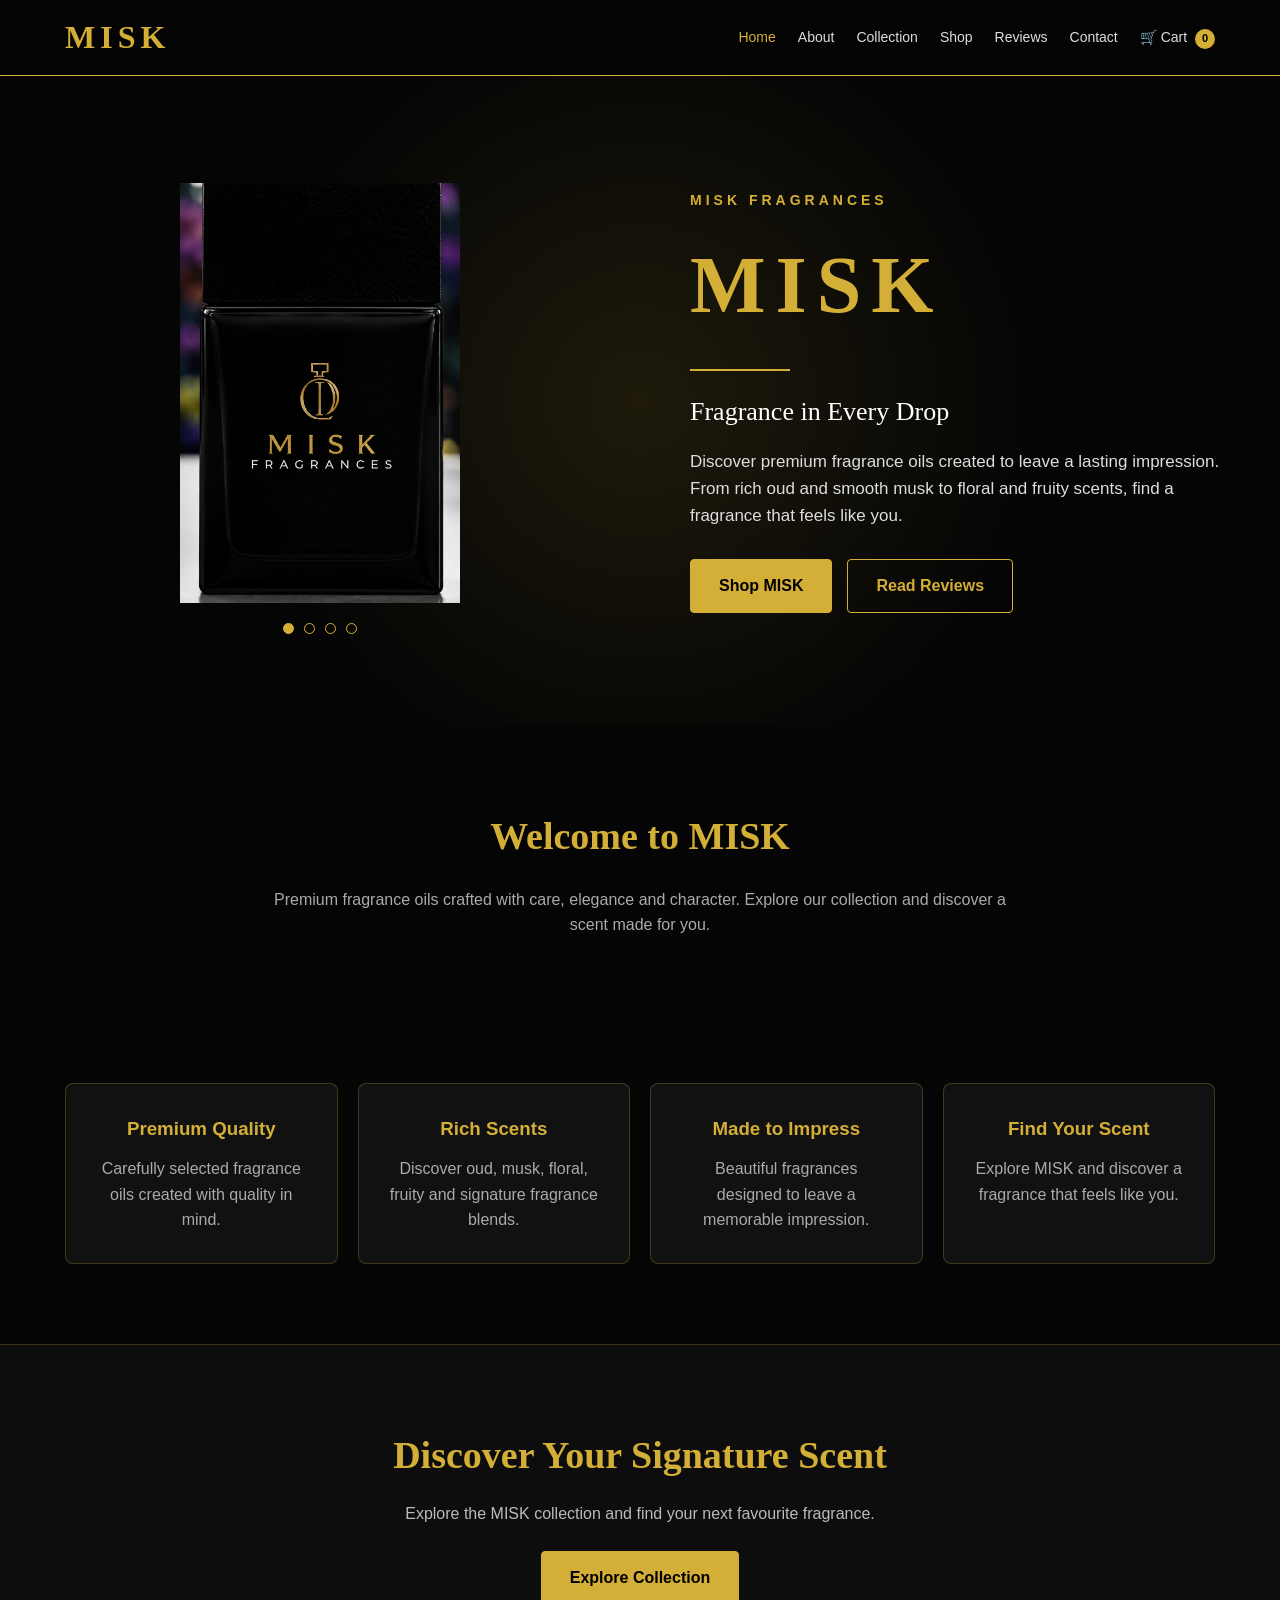
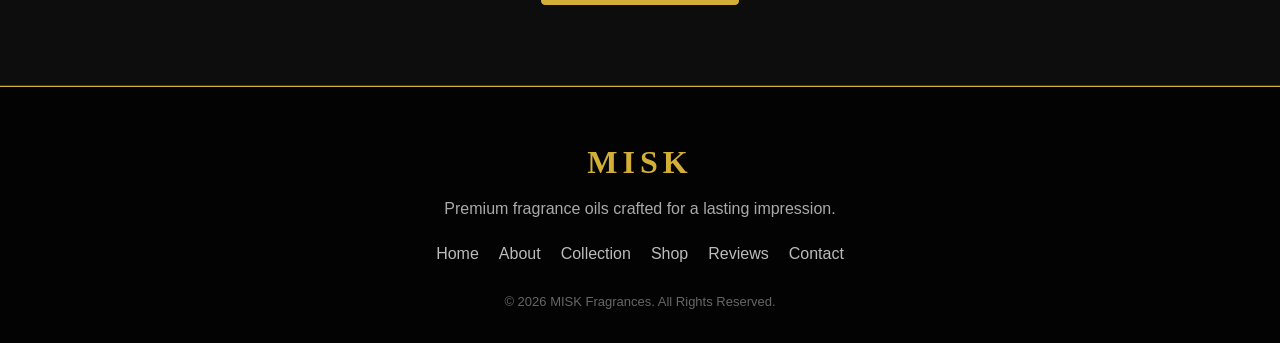
<file: index.html>
<!DOCTYPE html>
<html lang="en">
<head>

<meta charset="UTF-8">
<meta name="viewport" content="width=device-width, initial-scale=1.0">

<title>MISK Fragrances | Premium Fragrance Oils</title>

<meta name="description" content="Discover MISK Fragrances premium fragrance oils, including oud, musk, floral and fruity scents, crafted to leave a lasting impression.">

<meta name="robots" content="index, follow">
<meta name="author" content="MISK Fragrances">
<meta name="theme-color" content="#0a0a0a">

<link rel="canonical" href="https://misk786786.github.io/misk-website/">

<!-- Open Graph -->
<meta property="og:type" content="website">
<meta property="og:site_name" content="MISK Fragrances">
<meta property="og:title" content="MISK Fragrances | Premium Fragrance Oils">
<meta property="og:description" content="Discover MISK Fragrances premium fragrance oils, including oud, musk, floral and fruity scents, crafted to leave a lasting impression.">
<meta property="og:url" content="https://misk786786.github.io/misk-website/">
<meta property="og:image" content="https://misk786786.github.io/misk-website/3ml%20Perfume%20Bottle%20on%20a%20Sunset%20Shoreline.png">
<meta property="og:image:alt" content="MISK Fragrances 3ml perfume bottle on a sunset shoreline">
<meta property="og:locale" content="en_GB">

<!-- Twitter / X -->
<meta name="twitter:card" content="summary_large_image">
<meta name="twitter:title" content="MISK Fragrances | Premium Fragrance Oils">
<meta name="twitter:description" content="Discover MISK Fragrances premium fragrance oils, including oud, musk, floral and fruity scents, crafted to leave a lasting impression.">
<meta name="twitter:image" content="https://misk786786.github.io/misk-website/3ml%20Perfume%20Bottle%20on%20a%20Sunset%20Shoreline.png">
<meta name="twitter:image:alt" content="MISK Fragrances 3ml perfume bottle on a sunset shoreline">

<link rel="stylesheet" href="style.css">

<!-- Structured Data -->
<script type="application/ld+json">
{
  "@context": "https://schema.org",
  "@graph": [
    {
      "@type": "Organization",
      "@id": "https://misk786786.github.io/misk-website/#organization",
      "name": "MISK Fragrances",
      "url": "https://misk786786.github.io/misk-website/",
      "description": "MISK Fragrances offers premium fragrance oils, including oud, musk, floral and fruity scents."
    },
    {
      "@type": "WebSite",
      "@id": "https://misk786786.github.io/misk-website/#website",
      "url": "https://misk786786.github.io/misk-website/",
      "name": "MISK Fragrances",
      "description": "Discover MISK Fragrances premium fragrance oils, including oud, musk, floral and fruity scents.",
      "publisher": {
        "@id": "https://misk786786.github.io/misk-website/#organization"
      },
      "inLanguage": "en-GB"
    },
    {
      "@type": "WebPage",
      "@id": "https://misk786786.github.io/misk-website/#webpage",
      "url": "https://misk786786.github.io/misk-website/",
      "name": "MISK Fragrances | Premium Fragrance Oils",
      "description": "Discover MISK Fragrances premium fragrance oils, including oud, musk, floral and fruity scents, crafted to leave a lasting impression.",
      "isPartOf": {
        "@id": "https://misk786786.github.io/misk-website/#website"
      },
      "about": {
        "@id": "https://misk786786.github.io/misk-website/#organization"
      },
      "inLanguage": "en-GB"
    }
  ]
}
</script>

</head>

<body>

<header>

<nav class="navbar">

<a href="index.html" class="logo">MISK</a>

<div class="nav-links">

<a href="index.html" class="active">Home</a>
<a href="about.html">About</a>
<a href="collection.html">Collection</a>
<a href="shop.html">Shop</a>
<a href="reviews.html">Reviews</a>
<a href="contact.html">Contact</a>

<a href="cart.html" class="cart-link">
🛒 Cart
<span class="cart-count" id="cartCount">0</span>
</a>

</div>

</nav>

</header>

<main>

<section class="misk-hero">

<div class="hero-overlay"></div>

<div class="hero-bottle-slider">

<div class="bottle-slides">

<img
src="imagesmisk-bottle.jpg.png"
alt="MISK Fragrances perfume bottle"
class="bottle-slide active"
fetchpriority="high"
decoding="async"
>

<img
src="3ml Perfume Bottle on a Sunset Shoreline.png"
alt="3ml MISK perfume bottle on a sunset shoreline"
class="bottle-slide"
loading="lazy"
decoding="async"
>

<img
src="5ml Perfume Bottle on a Sunset Shoreline.png"
alt="5ml MISK perfume bottle on a sunset shoreline"
class="bottle-slide"
loading="lazy"
decoding="async"
>

<img
src="Allbottles-misk.png"
alt="MISK Fragrances perfume bottle collection"
class="bottle-slide"
loading="lazy"
decoding="async"
>

</div>

<div class="slider-dots">

<button
type="button"
class="slider-dot active"
onclick="showSlide(0)"
aria-label="Show first bottle"
aria-pressed="true">
</button>

<button
type="button"
class="slider-dot"
onclick="showSlide(1)"
aria-label="Show 3ml perfume bottle on sunset shoreline"
aria-pressed="false">
</button>

<button
type="button"
class="slider-dot"
onclick="showSlide(2)"
aria-label="Show 5ml perfume bottle on sunset shoreline"
aria-pressed="false">
</button>

<button
type="button"
class="slider-dot"
onclick="showSlide(3)"
aria-label="Show full bottle collection"
aria-pressed="false">
</button>

</div>

</div>

<div class="hero-main-content">

<p class="hero-main-small">
MISK FRAGRANCES
</p>

<h1>MISK</h1>

<div class="gold-line"></div>

<p class="hero-main-tagline">
Fragrance in Every Drop
</p>

<p class="hero-description">
Discover premium fragrance oils created to leave a lasting impression.
From rich oud and smooth musk to floral and fruity scents,
find a fragrance that feels like you.
</p>

<div class="hero-buttons">

<a href="shop.html" class="btn btn-primary">
Shop MISK
</a>

<a href="reviews.html" class="btn btn-secondary">
Read Reviews
</a>

</div>

</div>

</section>

<section class="welcome">

<h2>
Welcome to MISK
</h2>

<p>
Premium fragrance oils crafted with care, elegance and character.
Explore our collection and discover a scent made for you.
</p>

</section>

<section class="feature-grid">

<div class="card feature-card">

<h3>Premium Quality</h3>

<p>
Carefully selected fragrance oils created with quality in mind.
</p>

</div>

<div class="card feature-card">

<h3>Rich Scents</h3>

<p>
Discover oud, musk, floral, fruity and signature fragrance blends.
</p>

</div>

<div class="card feature-card">

<h3>Made to Impress</h3>

<p>
Beautiful fragrances designed to leave a memorable impression.
</p>

</div>

<div class="card feature-card">

<h3>Find Your Scent</h3>

<p>
Explore MISK and discover a fragrance that feels like you.
</p>

</div>

</section>

<section class="cta">

<h2>
Discover Your Signature Scent
</h2>

<p>
Explore the MISK collection and find your next favourite fragrance.
</p>

<a href="collection.html" class="btn btn-primary">
Explore Collection
</a>

</section>

</main>

<footer>

<div class="footer-brand">
MISK
</div>

<p class="footer-text">
Premium fragrance oils crafted for a lasting impression.
</p>

<div class="footer-links">

<a href="index.html">Home</a>
<a href="about.html">About</a>
<a href="collection.html">Collection</a>
<a href="shop.html">Shop</a>
<a href="reviews.html">Reviews</a>
<a href="contact.html">Contact</a>

</div>

<p>
© 2026 MISK Fragrances. All Rights Reserved.
</p>

</footer>

<button
type="button"
id="backToTop"
aria-label="Back to top"
onclick="window.scrollTo({top:0,behavior:'smooth'})">
↑
</button>

<script>

/* CART */

let cart = [];

function loadCart(){

    try{

        const savedCart =
            JSON.parse(localStorage.getItem("miskCart"));

        cart = Array.isArray(savedCart) ? savedCart : [];

    }catch(error){

        cart = [];

    }

}

function updateCartCount(){

    const total =
        cart.reduce(
            (sum,item) =>
            sum + Number(item.quantity || 0),
            0
        );

    document.getElementById("cartCount").textContent = total;

}

loadCart();
updateCartCount();

window.addEventListener("storage",function(){

    loadCart();
    updateCartCount();

});

document.addEventListener("visibilitychange",function(){

    if(!document.hidden){

        loadCart();
        updateCartCount();

    }

});


/* BOTTLE SLIDER */

const slides =
    document.querySelectorAll(".bottle-slide");

const dots =
    document.querySelectorAll(".slider-dot");

let currentSlide = 0;
let sliderTimer;

function showSlide(index){

    if(index < 0 || index >= slides.length){
        return;
    }

    currentSlide = index;

    slides.forEach(function(slide,i){

        slide.classList.toggle(
            "active",
            i === index
        );

    });

    dots.forEach(function(dot,i){

        dot.classList.toggle(
            "active",
            i === index
        );

        dot.setAttribute(
            "aria-pressed",
            i === index ? "true" : "false"
        );

    });

}

function nextSlide(){

    currentSlide =
        (currentSlide + 1) % slides.length;

    showSlide(currentSlide);

}

function restartSlider(){

    clearInterval(sliderTimer);

    sliderTimer =
        setInterval(
            nextSlide,
            5000
        );

}

dots.forEach(function(dot,index){

    dot.addEventListener("click",function(){

        showSlide(index);
        restartSlider();

    });

});

showSlide(0);
restartSlider();


/* BACK TO TOP */

const backToTop =
    document.getElementById("backToTop");

window.addEventListener("scroll",function(){

    backToTop.classList.toggle(
        "show",
        window.scrollY > 400
    );

});

</script>

</body>
</html>
</file>
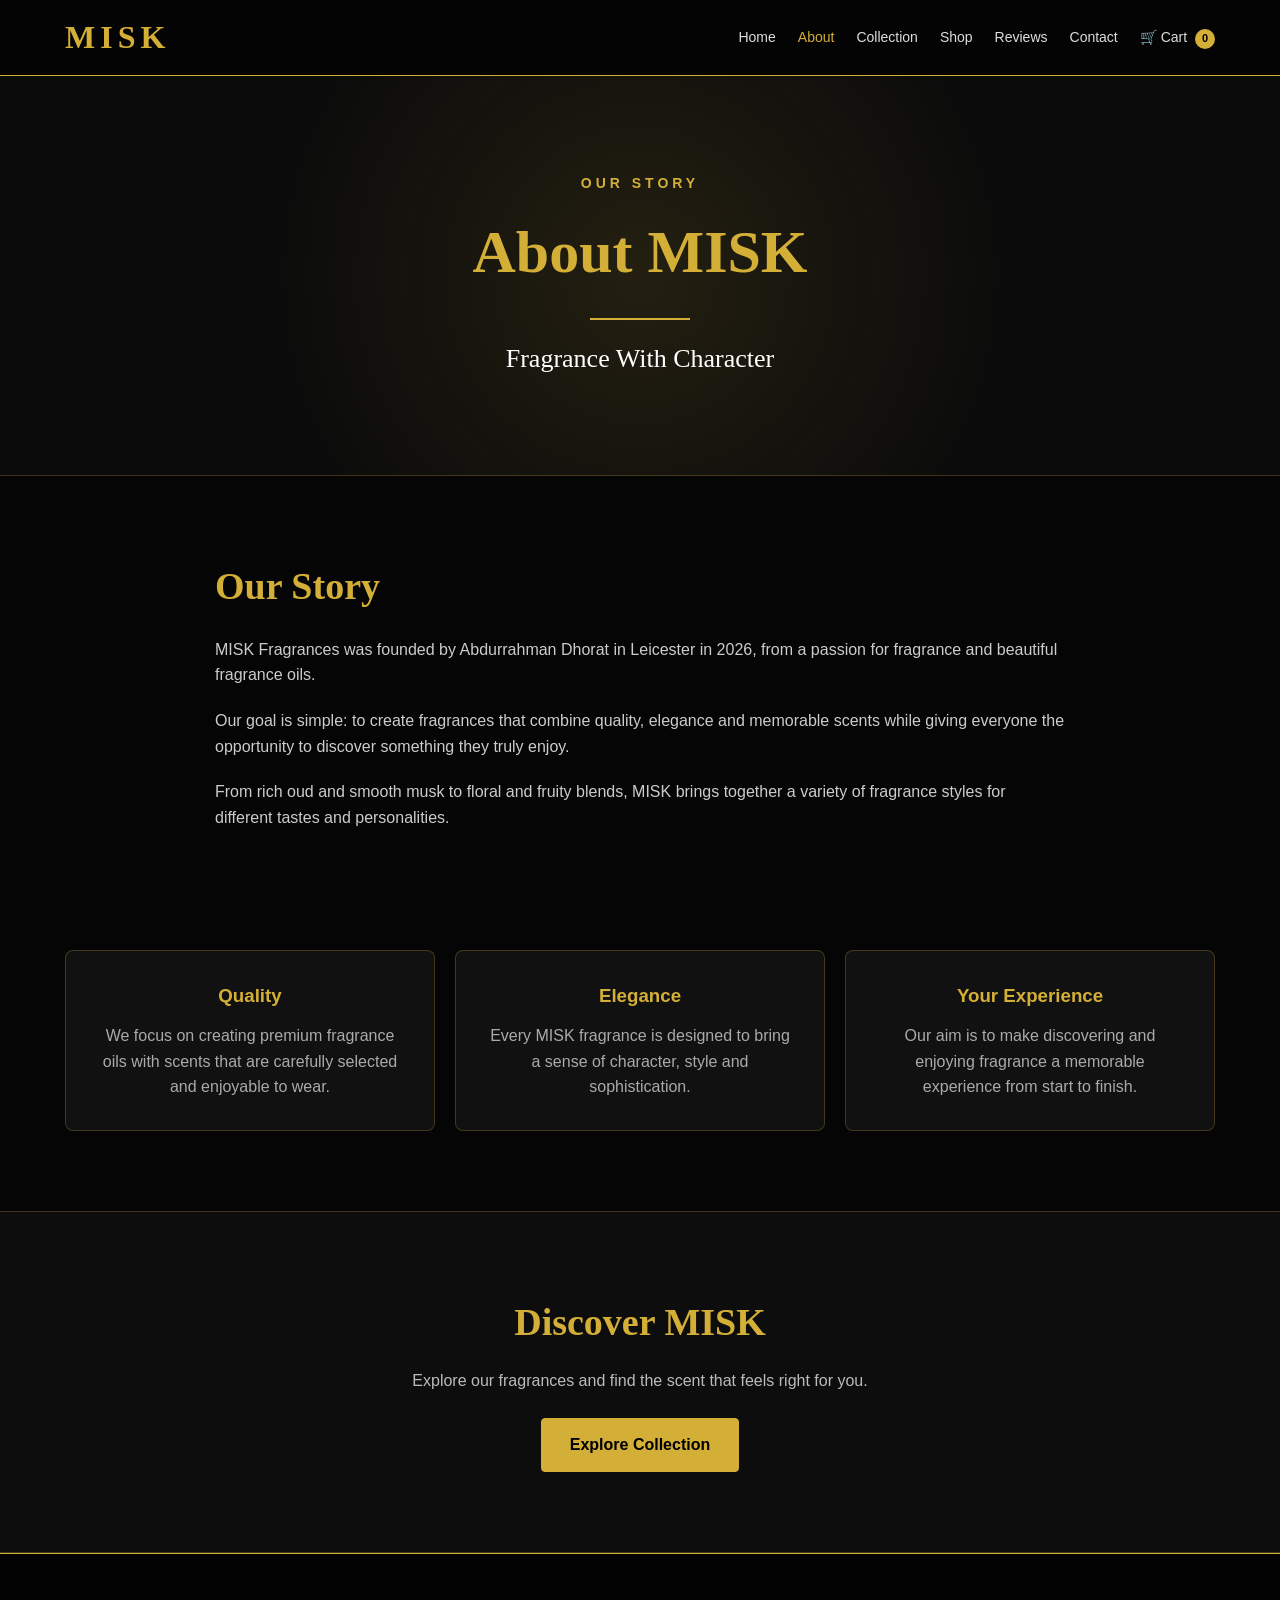
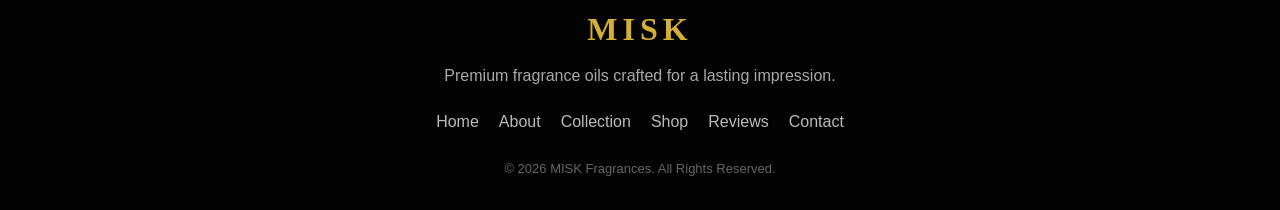
<file: about.html>
<!DOCTYPE html>
<html lang="en">
<head>

<meta charset="UTF-8">
<meta name="viewport" content="width=device-width, initial-scale=1.0">

<title>About MISK Fragrances | Our Story</title>

<meta name="description" content="Discover the story behind MISK Fragrances, founded in Leicester in 2026, and our passion for quality, elegance and premium fragrance oils.">

<link rel="canonical" href="https://misk786786.github.io/misk-website/about.html">
<meta property="og:type" content="website">
<meta property="og:site_name" content="MISK Fragrances">
<meta property="og:title" content="About MISK Fragrances | Our Story">
<meta property="og:description" content="Discover the story behind MISK Fragrances, founded in Leicester in 2026, and our passion for quality, elegance and premium fragrance oils.">
<meta property="og:url" content="https://misk786786.github.io/misk-website/about.html">
<meta property="og:image" content="https://misk786786.github.io/misk-website/3ml%20Perfume%20Bottle%20on%20a%20Sunset%20Shoreline.png">
<meta name="twitter:card" content="summary_large_image">
<meta name="twitter:title" content="About MISK Fragrances | Our Story">
<meta name="twitter:description" content="Discover the story behind MISK Fragrances, founded in Leicester in 2026, and our passion for quality, elegance and premium fragrance oils.">
<meta name="twitter:image" content="https://misk786786.github.io/misk-website/3ml%20Perfume%20Bottle%20on%20a%20Sunset%20Shoreline.png">


<link rel="stylesheet" href="style.css">

</head>

<body>

<header>

<nav class="navbar">

<a href="index.html" class="logo">MISK</a>

<div class="nav-links">

<a href="index.html">Home</a>
<a href="about.html" class="active">About</a>
<a href="collection.html">Collection</a>
<a href="shop.html">Shop</a>
<a href="reviews.html">Reviews</a>
<a href="contact.html">Contact</a>

<a href="cart.html" class="cart-link">
🛒 Cart
<span class="cart-count" id="cartCount">0</span>
</a>

</div>

</nav>

</header>


<section class="page-hero">

<div class="hero-content">

<p class="hero-small">
OUR STORY
</p>

<h1>About MISK</h1>

<div class="gold-line"></div>

<p class="hero-tagline">
Fragrance With Character
</p>

</div>

</section>


<section class="about-content">

<h2>
Our Story
</h2>

<p>
MISK Fragrances was founded by Abdurrahman Dhorat in Leicester in 2026,
from a passion for fragrance and beautiful fragrance oils.
</p>

<p>
Our goal is simple: to create fragrances that combine quality,
elegance and memorable scents while giving everyone the opportunity
to discover something they truly enjoy.
</p>

<p>
From rich oud and smooth musk to floral and fruity blends,
MISK brings together a variety of fragrance styles for different
tastes and personalities.
</p>

</section>


<section class="values-grid">

<div class="card value-card">

<h3>Quality</h3>

<p>
We focus on creating premium fragrance oils with scents that
are carefully selected and enjoyable to wear.
</p>

</div>


<div class="card value-card">

<h3>Elegance</h3>

<p>
Every MISK fragrance is designed to bring a sense of character,
style and sophistication.
</p>

</div>


<div class="card value-card">

<h3>Your Experience</h3>

<p>
Our aim is to make discovering and enjoying fragrance a memorable
experience from start to finish.
</p>

</div>

</section>


<section class="cta">

<h2>
Discover MISK
</h2>

<p>
Explore our fragrances and find the scent that feels right for you.
</p>

<a href="collection.html" class="btn btn-primary">
Explore Collection
</a>

</section>


<footer>

<div class="footer-brand">
MISK
</div>

<p class="footer-text">
Premium fragrance oils crafted for a lasting impression.
</p>

<div class="footer-links">

<a href="index.html">Home</a>
<a href="about.html">About</a>
<a href="collection.html">Collection</a>
<a href="shop.html">Shop</a>
<a href="reviews.html">Reviews</a>
<a href="contact.html">Contact</a>

</div>

<p>
© 2026 MISK Fragrances. All Rights Reserved.
</p>

</footer>


<button
id="backToTop"
aria-label="Back to top"
onclick="window.scrollTo({top:0,behavior:'smooth'})">
↑
</button>


<script>

let cart = [];

function loadCart(){

    try{

        cart =
            JSON.parse(
                localStorage.getItem("miskCart")
            ) || [];

    }catch(error){

        cart = [];

    }

}


function updateCartCount(){

    const total =
        cart.reduce(
            (sum,item) =>
            sum + Number(item.quantity || 0),
            0
        );

    document.getElementById("cartCount").textContent = total;

}

loadCart();
updateCartCount();


window.addEventListener("storage",function(){

    loadCart();
    updateCartCount();

});


document.addEventListener("visibilitychange",function(){

    if(!document.hidden){

        loadCart();
        updateCartCount();

    }

});


const backToTop =
    document.getElementById("backToTop");

window.addEventListener("scroll",function(){

    backToTop.classList.toggle(
        "show",
        window.scrollY > 400
    );

});

</script>

</body>
</html>
</file>
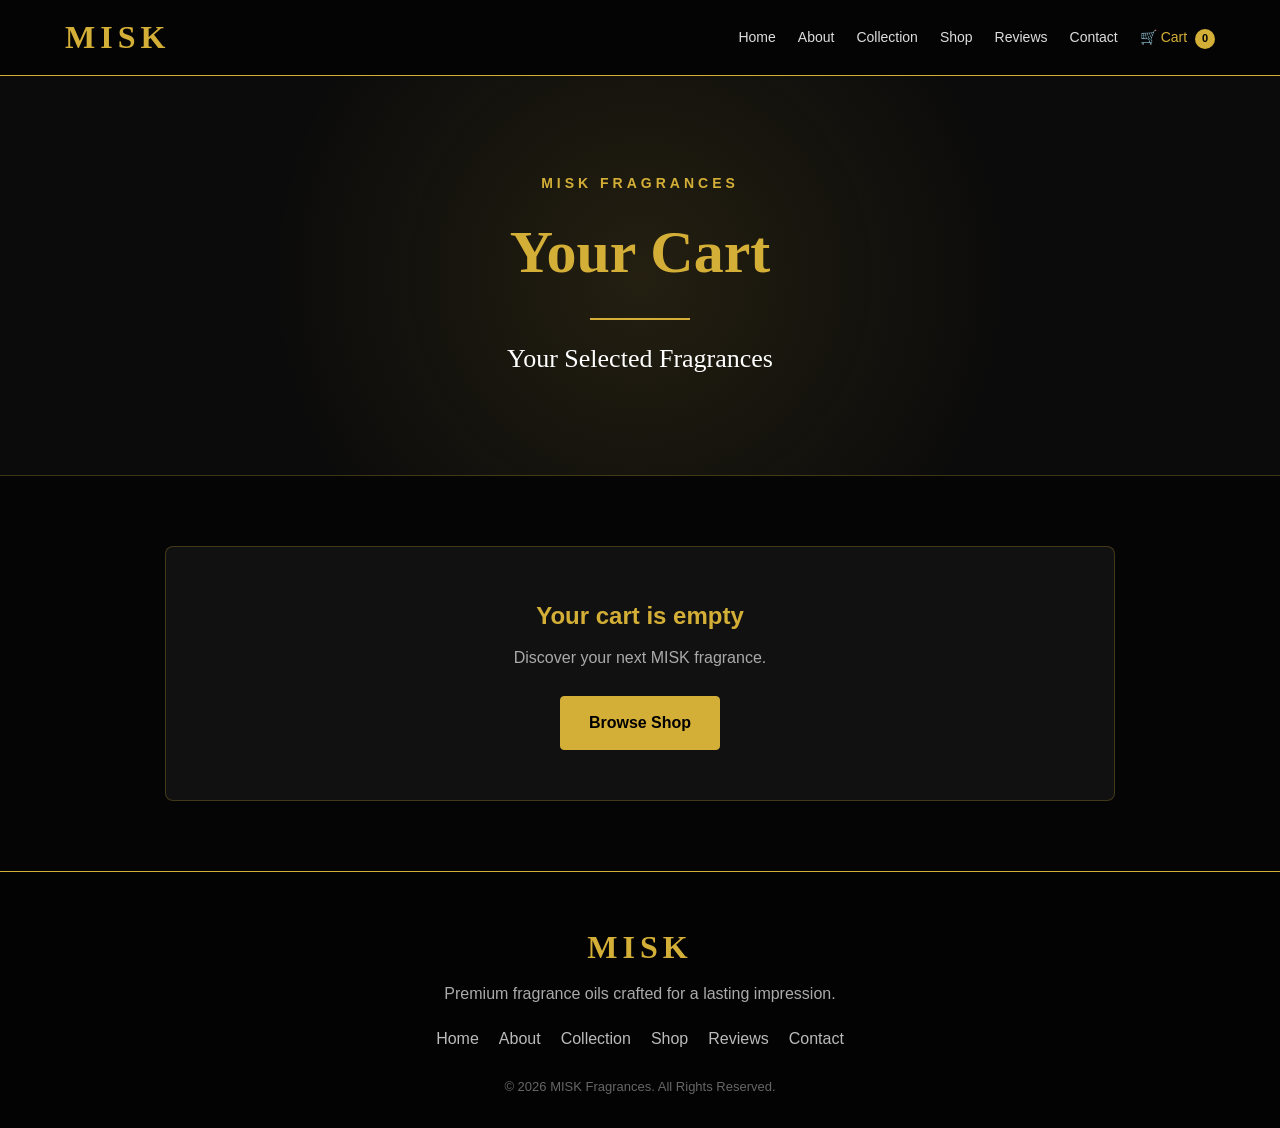
<file: cart.html>
<!DOCTYPE html>
<html lang="en">
<head>

<meta charset="UTF-8">
<meta name="viewport" content="width=device-width, initial-scale=1.0">

<title>Your Cart - MISK Fragrances</title>

<meta name="description" content="Review the fragrance oils in your MISK Fragrances shopping cart.">

<link rel="canonical" href="https://misk786786.github.io/misk-website/cart.html">
<meta property="og:type" content="website">
<meta property="og:site_name" content="MISK Fragrances">
<meta property="og:title" content="Your Shopping Cart | MISK Fragrances">
<meta property="og:description" content="Review the fragrance oils in your MISK Fragrances shopping cart.">
<meta property="og:url" content="https://misk786786.github.io/misk-website/cart.html">
<meta property="og:image" content="https://misk786786.github.io/misk-website/3ml%20Perfume%20Bottle%20on%20a%20Sunset%20Shoreline.png">
<meta name="twitter:card" content="summary_large_image">
<meta name="twitter:title" content="Your Shopping Cart | MISK Fragrances">
<meta name="twitter:description" content="Review the fragrance oils in your MISK Fragrances shopping cart.">
<meta name="twitter:image" content="https://misk786786.github.io/misk-website/3ml%20Perfume%20Bottle%20on%20a%20Sunset%20Shoreline.png">
<meta name="robots" content="noindex,follow">


<link rel="stylesheet" href="style.css">

</head>

<body>

<header>

<nav class="navbar">

<a href="index.html" class="logo">MISK</a>

<div class="nav-links">

<a href="index.html">Home</a>
<a href="about.html">About</a>
<a href="collection.html">Collection</a>
<a href="shop.html">Shop</a>
<a href="reviews.html">Reviews</a>
<a href="contact.html">Contact</a>

<a href="cart.html" class="cart-link active">
🛒 Cart
<span class="cart-count" id="cartCount">0</span>
</a>

</div>

</nav>

</header>


<section class="page-hero">

<div class="hero-content">

<p class="hero-small">
MISK FRAGRANCES
</p>

<h1>Your Cart</h1>

<div class="gold-line"></div>

<p class="hero-tagline">
Your Selected Fragrances
</p>

</div>

</section>


<section class="cart-container">

<div id="cartContainer"></div>

</section>


<footer>

<div class="footer-brand">
MISK
</div>

<p class="footer-text">
Premium fragrance oils crafted for a lasting impression.
</p>

<div class="footer-links">

<a href="index.html">Home</a>
<a href="about.html">About</a>
<a href="collection.html">Collection</a>
<a href="shop.html">Shop</a>
<a href="reviews.html">Reviews</a>
<a href="contact.html">Contact</a>

</div>

<p>
© 2026 MISK Fragrances. All Rights Reserved.
</p>

</footer>


<button
id="backToTop"
aria-label="Back to top"
onclick="window.scrollTo({top:0,behavior:'smooth'})">
↑
</button>


<script>

let cart = [];


function loadCart(){

    try{

        cart =
            JSON.parse(
                localStorage.getItem("miskCart")
            ) || [];

    }catch(error){

        cart = [];

    }

}


function saveCart(){

    localStorage.setItem(
        "miskCart",
        JSON.stringify(cart)
    );

}


function escapeHTML(value){

    return String(value)
        .replace(/&/g,"&amp;")
        .replace(/</g,"&lt;")
        .replace(/>/g,"&gt;")
        .replace(/"/g,"&quot;")
        .replace(/'/g,"&#039;");

}


function updateCartCount(){

    const total =
        cart.reduce(
            (sum,item) =>
            sum + Number(item.quantity || 0),
            0
        );

    document.getElementById("cartCount").textContent =
        total;

}


function displayCart(){

    const container =
        document.getElementById("cartContainer");


    if(cart.length === 0){

        container.innerHTML = `

            <div class="card empty">

                <h2>
                    Your cart is empty
                </h2>

                <p>
                    Discover your next MISK fragrance.
                </p>

                <a
                    href="shop.html"
                    class="btn btn-primary">
                    Browse Shop
                </a>

            </div>

        `;

        return;

    }


    let total = 0;


    let html = "";


    cart.forEach(function(item,index){

        const quantity =
            Number(item.quantity || 0);

        const price =
            Number(item.price || 0);

        const itemTotal =
            quantity * price;

        total += itemTotal;


        html += `

            <div class="card cart-item">

                <img
                    src="imagesmisk-bottle.jpg.png"
                    alt="${escapeHTML(item.name)}"
                    class="cart-item-image"
                >

                <div class="cart-item-info">

                    <h3>
                        ${escapeHTML(item.name)}
                    </h3>

                    <p>
                        Size: ${escapeHTML(item.size)}
                    </p>

                    <p>
                        £${price.toFixed(2)} each
                    </p>

                </div>


                <div class="cart-quantity">

                    <button
                        onclick="changeQuantity(${index},-1)"
                        aria-label="Decrease quantity">
                        −
                    </button>

                    <span>
                        ${quantity}
                    </span>

                    <button
                        onclick="changeQuantity(${index},1)"
                        aria-label="Increase quantity">
                        +
                    </button>

                </div>


                <strong>
                    £${itemTotal.toFixed(2)}
                </strong>


                <button
                    class="btn btn-secondary"
                    onclick="removeItem(${index})">
                    Remove
                </button>

            </div>

        `;

    });


    html += `

        <div class="cart-total">

            <h2>
                Total: £${total.toFixed(2)}
            </h2>

            <div class="cart-buttons">

                <a
                    href="shop.html"
                    class="btn btn-secondary">
                    Continue Shopping
                </a>

                <a
                    href="checkout.html"
                    class="btn btn-primary">
                    Proceed to Checkout
                </a>

            </div>

        </div>

    `;


    container.innerHTML = html;

}


function changeQuantity(index,change){

    if(!cart[index]){
        return;
    }


    cart[index].quantity =
        Number(cart[index].quantity || 0)
        + change;


    if(cart[index].quantity <= 0){

        cart.splice(index,1);

    }


    saveCart();

    updateCartCount();

    displayCart();

}


function removeItem(index){

    cart.splice(index,1);

    saveCart();

    updateCartCount();

    displayCart();

}


loadCart();

updateCartCount();

displayCart();


window.addEventListener("storage",function(){

    loadCart();

    updateCartCount();

    displayCart();

});


document.addEventListener("visibilitychange",function(){

    if(!document.hidden){

        loadCart();

        updateCartCount();

        displayCart();

    }

});


const backToTop =
    document.getElementById("backToTop");


window.addEventListener("scroll",function(){

    backToTop.classList.toggle(
        "show",
        window.scrollY > 400
    );

});

</script>

</body>
</html>
</file>
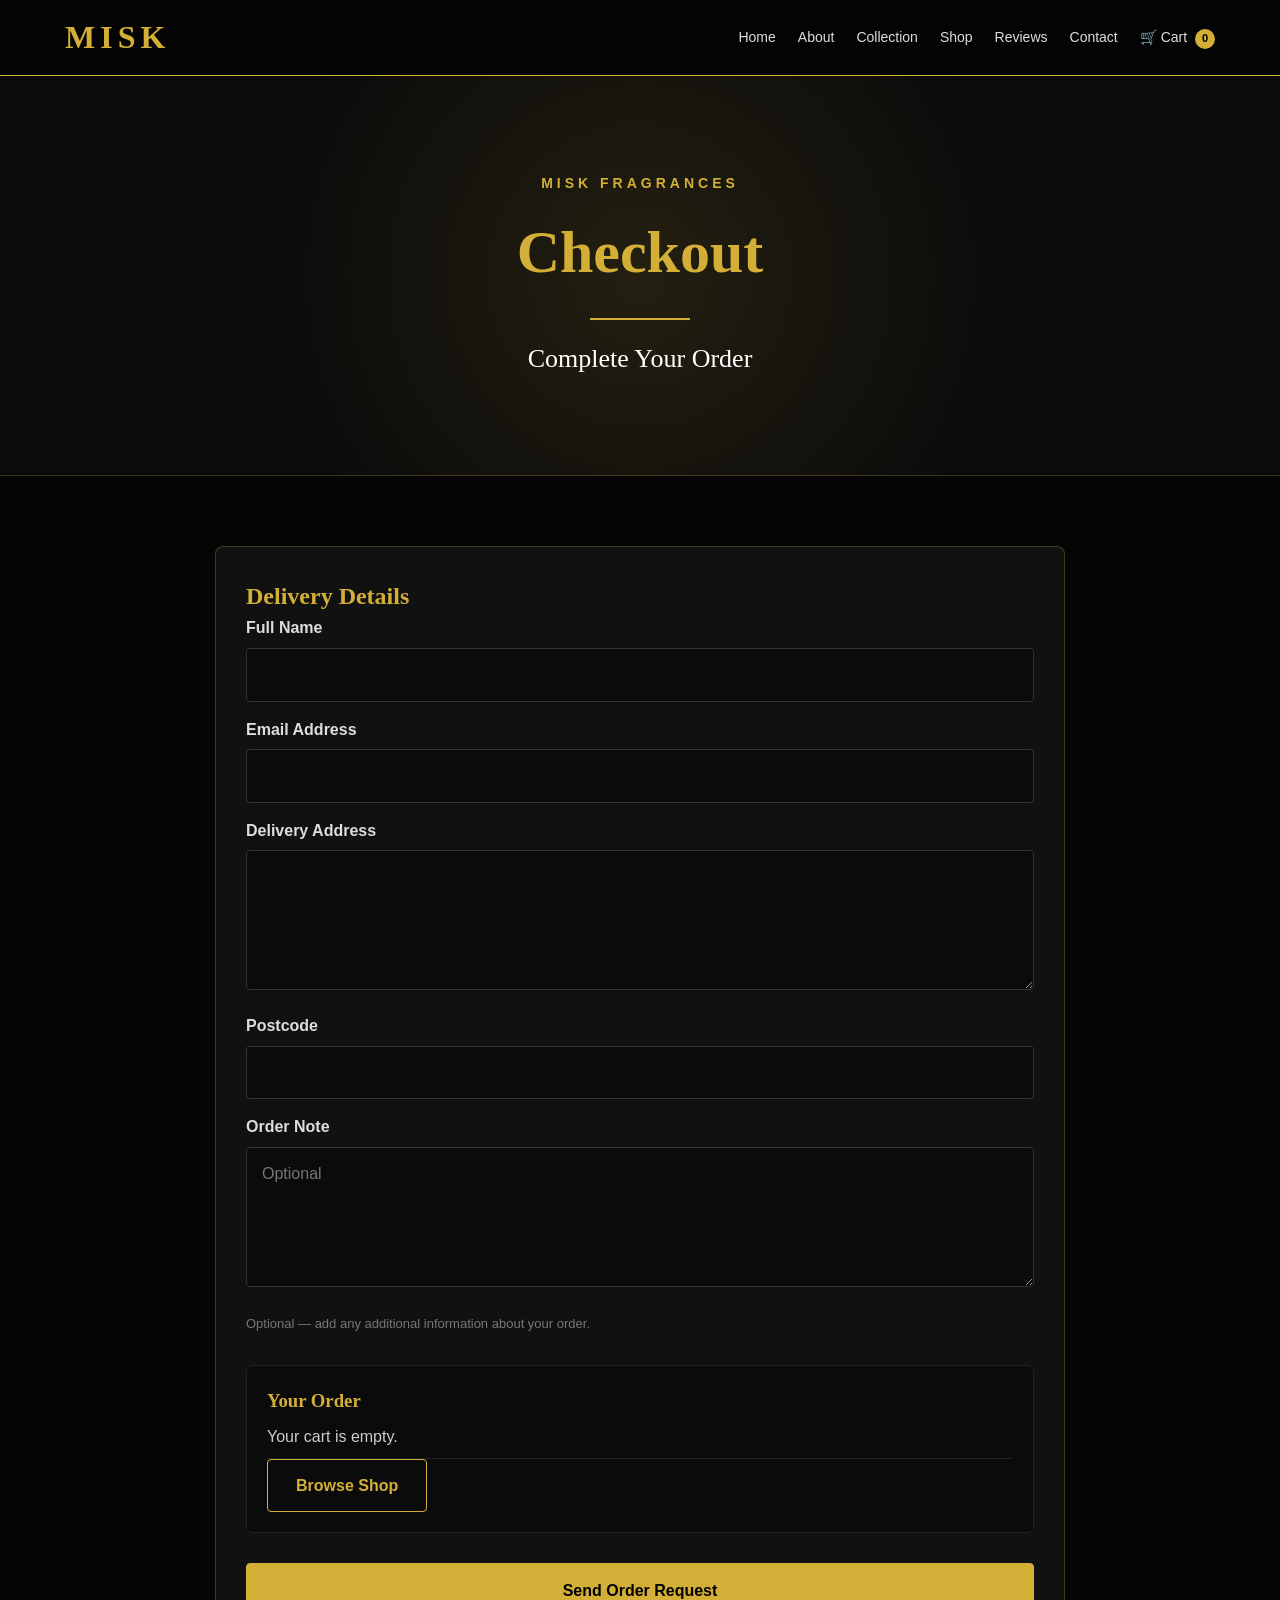
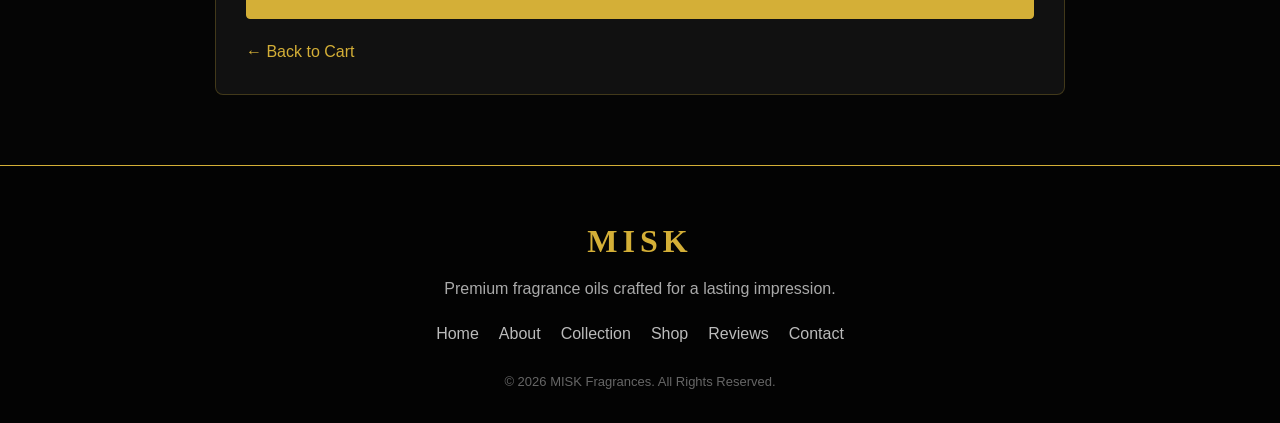
<file: checkout.html>
<!DOCTYPE html>
<html lang="en">
<head>

<meta charset="UTF-8">
<meta name="viewport" content="width=device-width, initial-scale=1.0">

<title>Checkout - MISK Fragrances</title>

<meta name="description" content="Review your MISK Fragrances order details and submit your order request.">

<link rel="canonical" href="https://misk786786.github.io/misk-website/checkout.html">
<meta property="og:type" content="website">
<meta property="og:site_name" content="MISK Fragrances">
<meta property="og:title" content="Checkout | MISK Fragrances">
<meta property="og:description" content="Review your MISK Fragrances order details and submit your order request.">
<meta property="og:url" content="https://misk786786.github.io/misk-website/checkout.html">
<meta property="og:image" content="https://misk786786.github.io/misk-website/3ml%20Perfume%20Bottle%20on%20a%20Sunset%20Shoreline.png">
<meta name="twitter:card" content="summary_large_image">
<meta name="twitter:title" content="Checkout | MISK Fragrances">
<meta name="twitter:description" content="Review your MISK Fragrances order details and submit your order request.">
<meta name="twitter:image" content="https://misk786786.github.io/misk-website/3ml%20Perfume%20Bottle%20on%20a%20Sunset%20Shoreline.png">
<meta name="robots" content="noindex,follow">


<link rel="stylesheet" href="style.css">

</head>

<body>

<header>

<nav class="navbar">

<a href="index.html" class="logo">MISK</a>

<div class="nav-links">

<a href="index.html">Home</a>
<a href="about.html">About</a>
<a href="collection.html">Collection</a>
<a href="shop.html">Shop</a>
<a href="reviews.html">Reviews</a>
<a href="contact.html">Contact</a>

<a href="cart.html" class="cart-link">
🛒 Cart
<span class="cart-count" id="cartCount">0</span>
</a>

</div>

</nav>

</header>


<section class="page-hero">

<div class="hero-content">

<p class="hero-small">
MISK FRAGRANCES
</p>

<h1>Checkout</h1>

<div class="gold-line"></div>

<p class="hero-tagline">
Complete Your Order
</p>

</div>

</section>


<section class="checkout-container">

<div class="order-box">

<form id="checkoutForm">

<h2>
Delivery Details
</h2>


<label for="fullName">
Full Name
</label>

<input
type="text"
id="fullName"
required
>


<label for="email">
Email Address
</label>

<input
type="email"
id="email"
required
>


<label for="address">
Delivery Address
</label>

<textarea
id="address"
required>
</textarea>


<label for="postcode">
Postcode
</label>

<input
type="text"
id="postcode"
required
>


<label for="orderNote">
Order Note
</label>

<textarea
id="orderNote"
placeholder="Optional">
</textarea>

<p class="form-note">
Optional — add any additional information about your order.
</p>


<div class="order-summary">

<h3>
Your Order
</h3>

<div id="orderSummary"></div>

</div>


<button
type="submit"
class="place-order">
Send Order Request
</button>


<a href="cart.html" class="back-link">
← Back to Cart
</a>

</form>

</div>

</section>


<footer>

<div class="footer-brand">
MISK
</div>

<p class="footer-text">
Premium fragrance oils crafted for a lasting impression.
</p>

<div class="footer-links">

<a href="index.html">Home</a>
<a href="about.html">About</a>
<a href="collection.html">Collection</a>
<a href="shop.html">Shop</a>
<a href="reviews.html">Reviews</a>
<a href="contact.html">Contact</a>

</div>

<p>
© 2026 MISK Fragrances. All Rights Reserved.
</p>

</footer>


<button
id="backToTop"
aria-label="Back to top"
onclick="window.scrollTo({top:0,behavior:'smooth'})">
↑
</button>


<script>

let cart = [];


function loadCart(){

    try{

        cart =
            JSON.parse(
                localStorage.getItem("miskCart")
            ) || [];

    }catch(error){

        cart = [];

    }

}


function escapeHTML(value){

    return String(value)
        .replace(/&/g,"&amp;")
        .replace(/</g,"&lt;")
        .replace(/>/g,"&gt;")
        .replace(/"/g,"&quot;")
        .replace(/'/g,"&#039;");

}


function updateCartCount(){

    const total =
        cart.reduce(
            (sum,item) =>
            sum + Number(item.quantity || 0),
            0
        );

    document.getElementById("cartCount").textContent =
        total;

}


function showOrder(){

    const summary =
        document.getElementById("orderSummary");


    if(cart.length === 0){

        summary.innerHTML = `

            <p>
                Your cart is empty.
            </p>

            <a
                href="shop.html"
                class="btn btn-secondary">
                Browse Shop
            </a>

        `;

        return;

    }


    let total = 0;

    let html = "";


    cart.forEach(function(item){

        const quantity =
            Number(item.quantity || 0);

        const price =
            Number(item.price || 0);

        const itemTotal =
            quantity * price;

        total += itemTotal;


        html += `

            <p>

                ${escapeHTML(item.name)}
                —
                ${escapeHTML(item.size)}
                × ${quantity}

                —
                £${itemTotal.toFixed(2)}

            </p>

        `;

    });


    html += `

        <p>

            <strong>
                Total: £${total.toFixed(2)}
            </strong>

        </p>

    `;


    summary.innerHTML = html;

}


loadCart();

updateCartCount();

showOrder();


document
.getElementById("checkoutForm")
.addEventListener("submit",function(event){

    event.preventDefault();


    if(cart.length === 0){

        alert(
            "Your cart is empty. Please add a fragrance before checking out."
        );

        return;

    }


    const fullName =
        document.getElementById("fullName")
        .value.trim();


    const email =
        document.getElementById("email")
        .value.trim();


    const address =
        document.getElementById("address")
        .value.trim();


    const postcode =
        document.getElementById("postcode")
        .value.trim();


    const note =
        document.getElementById("orderNote")
        .value.trim();


    let orderText = "";


    let total = 0;


    cart.forEach(function(item){

        const quantity =
            Number(item.quantity || 0);

        const price =
            Number(item.price || 0);

        const itemTotal =
            quantity * price;

        total += itemTotal;


        orderText +=
`${item.name} - ${item.size} x ${quantity} - £${itemTotal.toFixed(2)}
`;

    });


    const subject =
        encodeURIComponent(
            "MISK Fragrances - New Order"
        );


    const body =
        encodeURIComponent(

`MISK FRAGRANCES ORDER

Customer Name:
${fullName}

Email:
${email}

Delivery Address:
${address}

Postcode:
${postcode}

Order:

${orderText}
Total:
£${total.toFixed(2)}

Order Note:
${note || "None"}`
        );


    window.location.href =
        "mailto:miskfragrances.uk@gmail.com" +
        "?subject=" +
        subject +
        "&body=" +
        body;

});


window.addEventListener("storage",function(){

    loadCart();

    updateCartCount();

    showOrder();

});


document.addEventListener("visibilitychange",function(){

    if(!document.hidden){

        loadCart();

        updateCartCount();

        showOrder();

    }

});


const backToTop =
    document.getElementById("backToTop");


window.addEventListener("scroll",function(){

    backToTop.classList.toggle(
        "show",
        window.scrollY > 400
    );

});

</script>

</body>
</html>
</file>
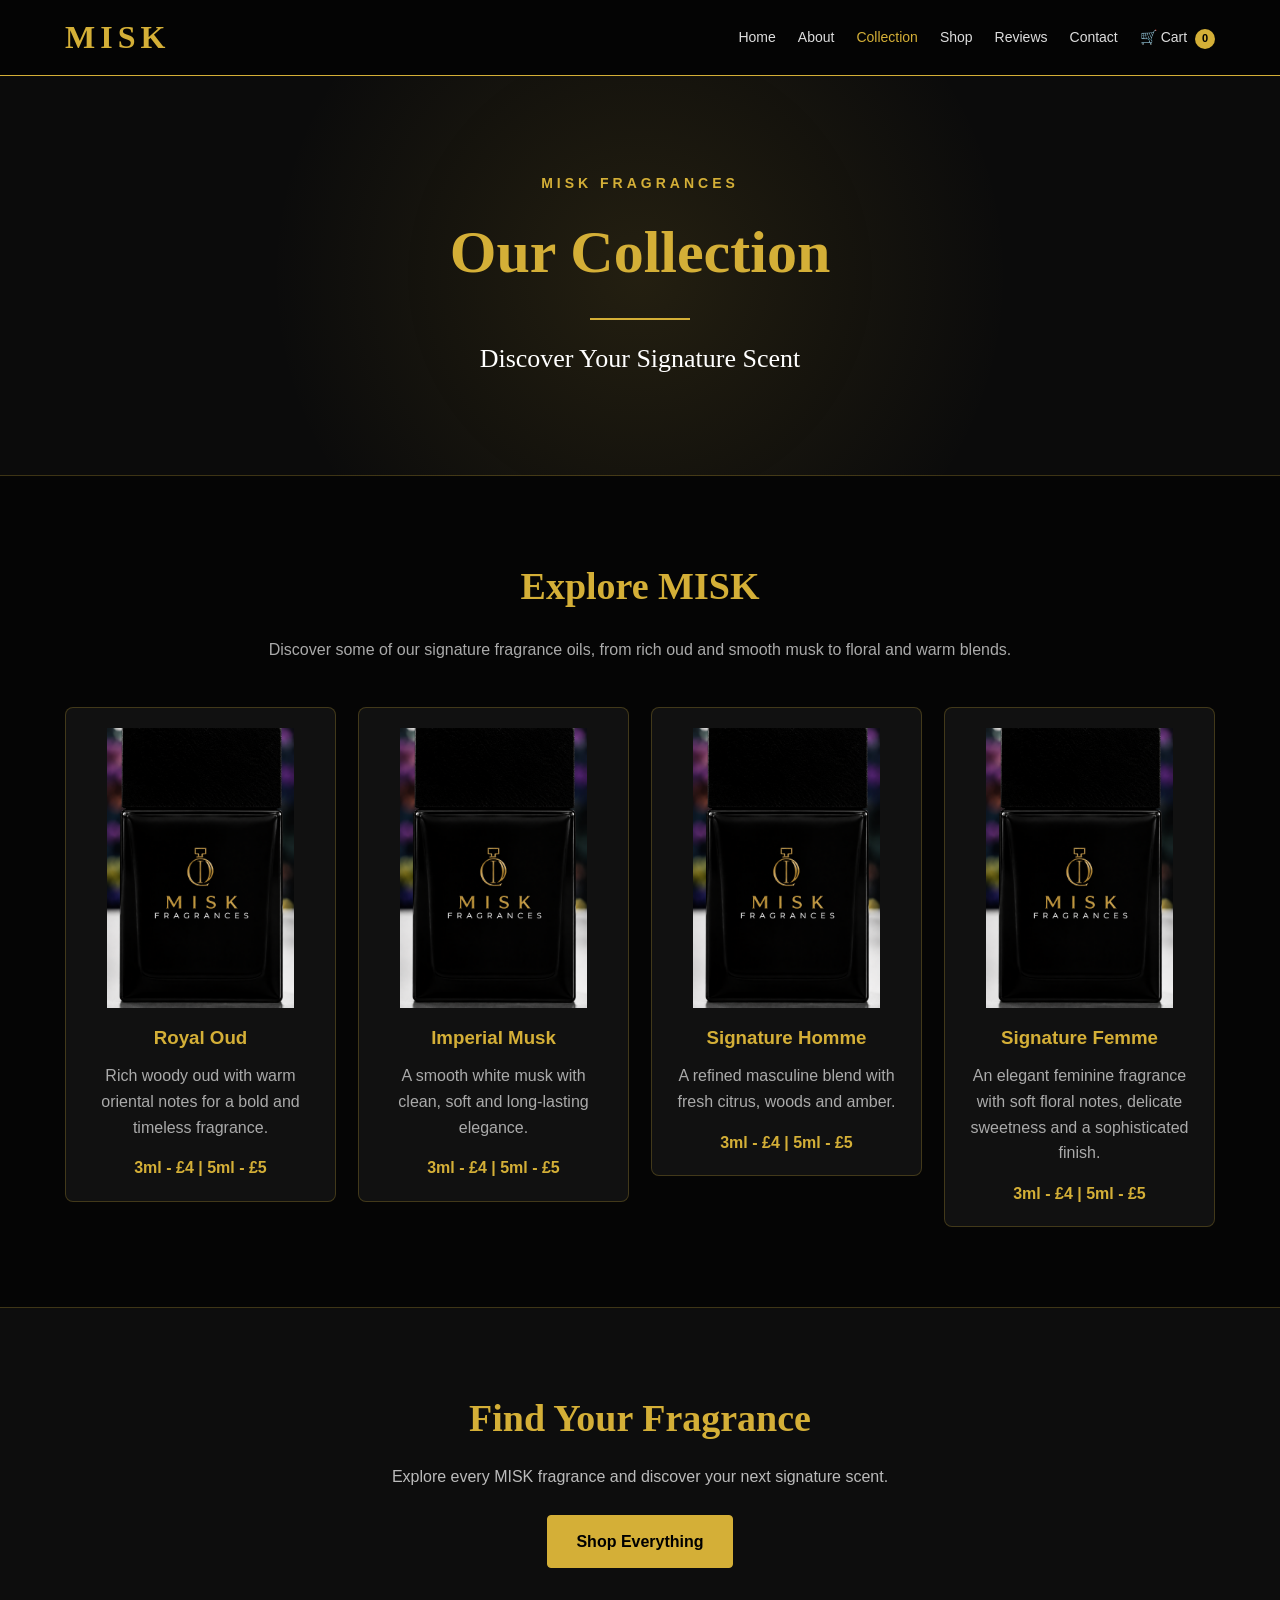
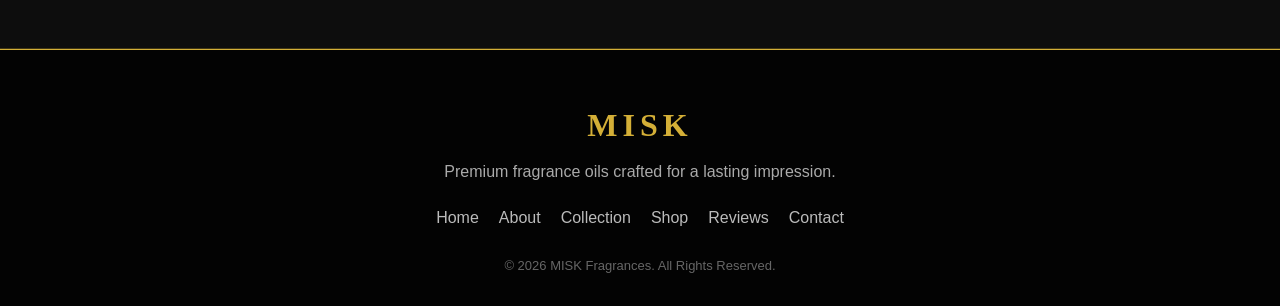
<file: collection.html>
<!DOCTYPE html>
<html lang="en">
<head>

<meta charset="UTF-8">
<meta name="viewport" content="width=device-width, initial-scale=1.0">

<title>MISK Fragrances | Our Collection</title>

<meta name="description" content="Explore the MISK Fragrances collection, featuring Royal Oud, Imperial Musk, Signature Homme and more premium fragrance oils.">

<link rel="canonical" href="https://misk786786.github.io/misk-website/collection.html">
<meta property="og:type" content="website">
<meta property="og:site_name" content="MISK Fragrances">
<meta property="og:title" content="MISK Fragrances | Fragrance Oil Collection">
<meta property="og:description" content="Explore the MISK Fragrances collection, featuring Royal Oud, Imperial Musk, Signature Homme and more premium fragrance oils.">
<meta property="og:url" content="https://misk786786.github.io/misk-website/collection.html">
<meta property="og:image" content="https://misk786786.github.io/misk-website/3ml%20Perfume%20Bottle%20on%20a%20Sunset%20Shoreline.png">
<meta name="twitter:card" content="summary_large_image">
<meta name="twitter:title" content="MISK Fragrances | Fragrance Oil Collection">
<meta name="twitter:description" content="Explore the MISK Fragrances collection, featuring Royal Oud, Imperial Musk, Signature Homme and more premium fragrance oils.">
<meta name="twitter:image" content="https://misk786786.github.io/misk-website/3ml%20Perfume%20Bottle%20on%20a%20Sunset%20Shoreline.png">


<link rel="stylesheet" href="style.css">

</head>

<body>

<header>

<nav class="navbar">

<a href="index.html" class="logo">MISK</a>

<div class="nav-links">

<a href="index.html">Home</a>
<a href="about.html">About</a>
<a href="collection.html" class="active">Collection</a>
<a href="shop.html">Shop</a>
<a href="reviews.html">Reviews</a>
<a href="contact.html">Contact</a>

<a href="cart.html" class="cart-link">
🛒 Cart
<span class="cart-count" id="cartCount">0</span>
</a>

</div>

</nav>

</header>


<section class="page-hero">

<div class="hero-content">

<p class="hero-small">
MISK FRAGRANCES
</p>

<h1>Our Collection</h1>

<div class="gold-line"></div>

<p class="hero-tagline">
Discover Your Signature Scent
</p>

</div>

</section>


<section class="section">

<h2 class="section-title">
Explore MISK
</h2>

<p class="section-intro">
Discover some of our signature fragrance oils, from rich oud and
smooth musk to floral and warm blends.
</p>


<div class="collection-grid">


<a href="product.html?name=Royal%20Oud">

<div class="card collection-card">

<img
src="imagesmisk-bottle.jpg.png"
alt="Royal Oud MISK Fragrance"
>

<h3>Royal Oud</h3>

<p>
Rich woody oud with warm oriental notes for a bold and timeless fragrance.
</p>

<div class="collection-price">
3ml - £4 | 5ml - £5
</div>

</div>

</a>


<a href="product.html?name=Imperial%20Musk">

<div class="card collection-card">

<img
src="imagesmisk-bottle.jpg.png"
alt="Imperial Musk MISK Fragrance"
>

<h3>Imperial Musk</h3>

<p>
A smooth white musk with clean, soft and long-lasting elegance.
</p>

<div class="collection-price">
3ml - £4 | 5ml - £5
</div>

</div>

</a>


<a href="product.html?name=Signature%20Homme">

<div class="card collection-card">

<img
src="imagesmisk-bottle.jpg.png"
alt="Signature Homme MISK Fragrance"
>

<h3>Signature Homme</h3>

<p>
A refined masculine blend with fresh citrus, woods and amber.
</p>

<div class="collection-price">
3ml - £4 | 5ml - £5
</div>

</div>

</a>


<a href="product.html?name=Signature%20Femme">

<div class="card collection-card">

<img
src="imagesmisk-bottle.jpg.png"
alt="Signature Femme MISK Fragrance"
>

<h3>Signature Femme</h3>

<p>
An elegant feminine fragrance with soft floral notes, delicate sweetness and a sophisticated finish.
</p>

<div class="collection-price">
3ml - £4 | 5ml - £5
</div>

</div>

</a>


</div>

</section>


<section class="cta">

<h2>
Find Your Fragrance
</h2>

<p>
Explore every MISK fragrance and discover your next signature scent.
</p>

<a href="shop.html" class="btn btn-primary">
Shop Everything
</a>

</section>


<footer>

<div class="footer-brand">
MISK
</div>

<p class="footer-text">
Premium fragrance oils crafted for a lasting impression.
</p>

<div class="footer-links">

<a href="index.html">Home</a>
<a href="about.html">About</a>
<a href="collection.html">Collection</a>
<a href="shop.html">Shop</a>
<a href="reviews.html">Reviews</a>
<a href="contact.html">Contact</a>

</div>

<p>
© 2026 MISK Fragrances. All Rights Reserved.
</p>

</footer>


<button
id="backToTop"
aria-label="Back to top"
onclick="window.scrollTo({top:0,behavior:'smooth'})">
↑
</button>


<script>

let cart = [];

function loadCart(){

    try{

        cart =
            JSON.parse(
                localStorage.getItem("miskCart")
            ) || [];

    }catch(error){

        cart = [];

    }

}


function updateCartCount(){

    const total =
        cart.reduce(
            (sum,item) =>
            sum + Number(item.quantity || 0),
            0
        );

    document.getElementById("cartCount").textContent = total;

}

loadCart();
updateCartCount();


window.addEventListener("storage",function(){

    loadCart();
    updateCartCount();

});


document.addEventListener("visibilitychange",function(){

    if(!document.hidden){

        loadCart();
        updateCartCount();

    }

});


const backToTop =
    document.getElementById("backToTop");

window.addEventListener("scroll",function(){

    backToTop.classList.toggle(
        "show",
        window.scrollY > 400
    );

});

</script>

</body>
</html>
</file>
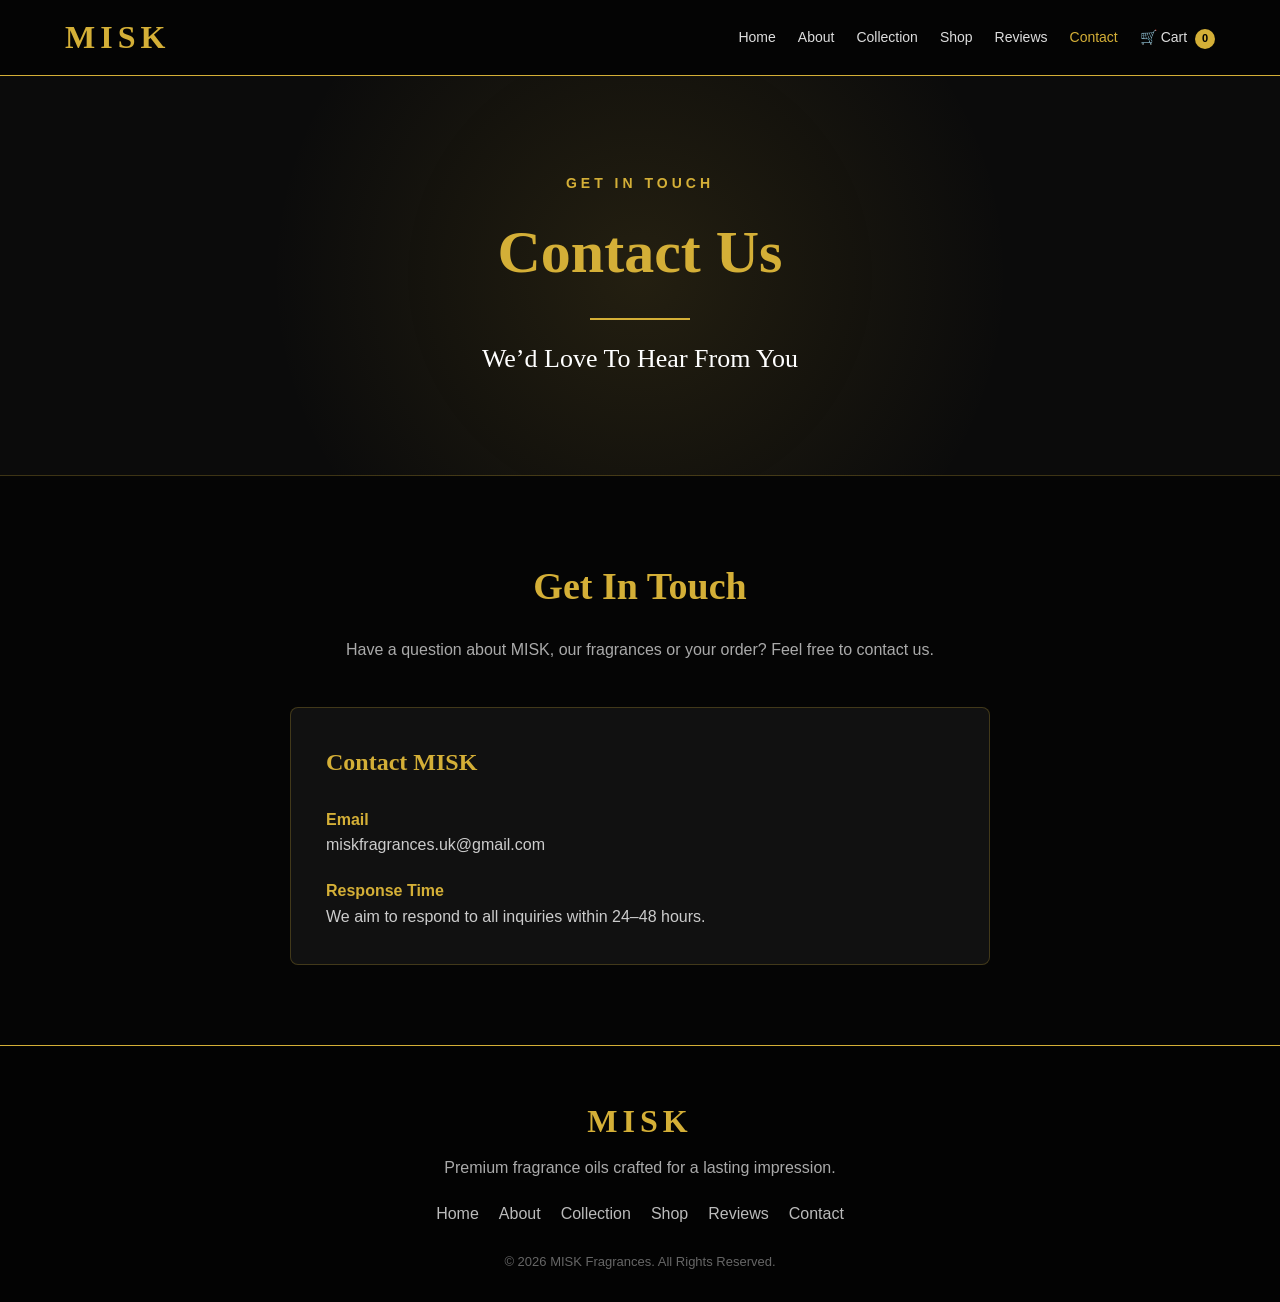
<file: contact.html>
<!DOCTYPE html>
<html lang="en">
<head>

<meta charset="UTF-8">
<meta name="viewport" content="width=device-width, initial-scale=1.0">

<title>Contact - MISK Fragrances | Get in Touch</title>

<meta name="description" content="Get in touch with MISK Fragrances for questions, product information and enquiries about our premium fragrance oils.">

<link rel="canonical" href="https://misk786786.github.io/misk-website/contact.html">
<meta property="og:type" content="website">
<meta property="og:site_name" content="MISK Fragrances">
<meta property="og:title" content="Contact MISK Fragrances | Get in Touch">
<meta property="og:description" content="Get in touch with MISK Fragrances for questions, product information and enquiries about our premium fragrance oils.">
<meta property="og:url" content="https://misk786786.github.io/misk-website/contact.html">
<meta property="og:image" content="https://misk786786.github.io/misk-website/3ml%20Perfume%20Bottle%20on%20a%20Sunset%20Shoreline.png">
<meta name="twitter:card" content="summary_large_image">
<meta name="twitter:title" content="Contact MISK Fragrances | Get in Touch">
<meta name="twitter:description" content="Get in touch with MISK Fragrances for questions, product information and enquiries about our premium fragrance oils.">
<meta name="twitter:image" content="https://misk786786.github.io/misk-website/3ml%20Perfume%20Bottle%20on%20a%20Sunset%20Shoreline.png">


<link rel="stylesheet" href="style.css">

</head>

<body>

<header>

<nav class="navbar">

<a href="index.html" class="logo">MISK</a>

<div class="nav-links">

<a href="index.html">Home</a>
<a href="about.html">About</a>
<a href="collection.html">Collection</a>
<a href="shop.html">Shop</a>
<a href="reviews.html">Reviews</a>
<a href="contact.html" class="active">Contact</a>

<a href="cart.html" class="cart-link">
🛒 Cart
<span class="cart-count" id="cartCount">0</span>
</a>

</div>

</nav>

</header>


<section class="page-hero">

<div class="hero-content">

<p class="hero-small">
GET IN TOUCH
</p>

<h1>Contact Us</h1>

<div class="gold-line"></div>

<p class="hero-tagline">
We’d Love To Hear From You
</p>

</div>

</section>


<section class="section">

<h2 class="section-title">
Get In Touch
</h2>

<p class="section-intro">
Have a question about MISK, our fragrances or your order?
Feel free to contact us.
</p>


<div class="card contact-box">

<h2>
Contact MISK
</h2>


<p class="contact-label">
Email
</p>

<p class="contact-value">

<a href="mailto:miskfragrances.uk@gmail.com">
miskfragrances.uk@gmail.com
</a>

</p>


<p class="contact-label">
Response Time
</p>

<p class="contact-value">
We aim to respond to all inquiries within 24–48 hours.
</p>

</div>

</section>


<footer>

<div class="footer-brand">
MISK
</div>

<p class="footer-text">
Premium fragrance oils crafted for a lasting impression.
</p>

<div class="footer-links">

<a href="index.html">Home</a>
<a href="about.html">About</a>
<a href="collection.html">Collection</a>
<a href="shop.html">Shop</a>
<a href="reviews.html">Reviews</a>
<a href="contact.html">Contact</a>

</div>

<p>
© 2026 MISK Fragrances. All Rights Reserved.
</p>

</footer>


<button
id="backToTop"
aria-label="Back to top"
onclick="window.scrollTo({top:0,behavior:'smooth'})">
↑
</button>


<script>

let cart = [];

function loadCart(){

    try{

        cart =
            JSON.parse(
                localStorage.getItem("miskCart")
            ) || [];

    }catch(error){

        cart = [];

    }

}


function updateCartCount(){

    const total =
        cart.reduce(
            (sum,item) =>
            sum + Number(item.quantity || 0),
            0
        );

    document.getElementById("cartCount").textContent =
        total;

}


loadCart();
updateCartCount();


window.addEventListener("storage",function(){

    loadCart();
    updateCartCount();

});


document.addEventListener("visibilitychange",function(){

    if(!document.hidden){

        loadCart();
        updateCartCount();

    }

});


const backToTop =
    document.getElementById("backToTop");


window.addEventListener("scroll",function(){

    backToTop.classList.toggle(
        "show",
        window.scrollY > 400
    );

});

</script>

</body>
</html>
</file>
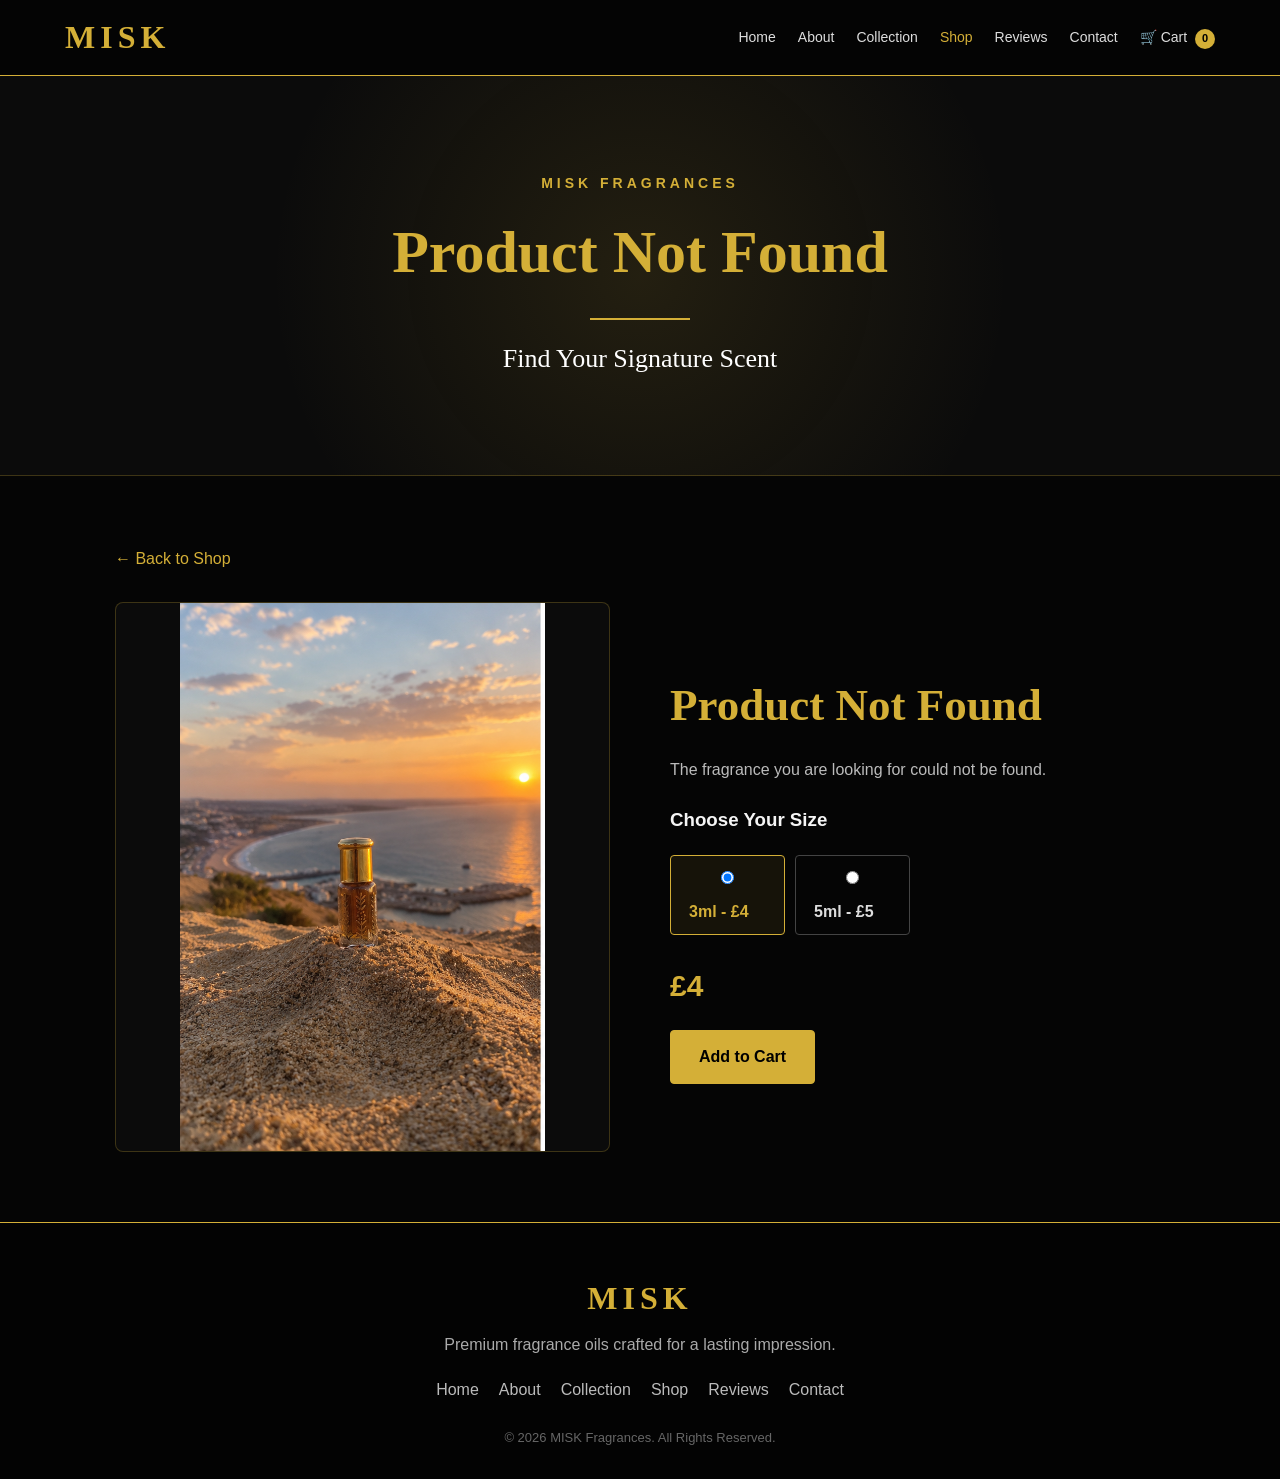
<file: product.html>
<!DOCTYPE html>
<html lang="en">
<head>

<meta charset="UTF-8">
<meta name="viewport" content="width=device-width, initial-scale=1.0">

<title>MISK Fragrances | Premium Fragrance Oils</title>

<meta name="description" content="Discover premium fragrance oils from MISK Fragrances. Explore our collection of luxurious scents.">

<link id="productCanonical" rel="canonical"
href="https://misk786786.github.io/misk-website/product.html">

<meta property="og:type" content="product">
<meta property="og:site_name" content="MISK Fragrances">
<meta property="og:title" content="MISK Fragrances | Premium Fragrance Oils">
<meta property="og:description" content="Discover premium fragrance oils from MISK Fragrances.">
<meta property="og:image" content="https://misk786786.github.io/misk-website/3ml%20Perfume%20Bottle%20on%20a%20Sunset%20Shoreline.png">
<meta property="og:url" content="https://misk786786.github.io/misk-website/product.html" id="ogUrl">

<meta name="twitter:card" content="summary_large_image">
<meta name="twitter:title" content="MISK Fragrances | Premium Fragrance Oils">
<meta name="twitter:description" content="Discover premium fragrance oils from MISK Fragrances.">
<meta name="twitter:image" content="https://misk786786.github.io/misk-website/3ml%20Perfume%20Bottle%20on%20a%20Sunset%20Shoreline.png">

<link rel="stylesheet" href="style.css">

</head>

<body>

<header>

<nav class="navbar">

<a href="index.html" class="logo">MISK</a>

<div class="nav-links">

<a href="index.html">Home</a>
<a href="about.html">About</a>
<a href="collection.html">Collection</a>
<a href="shop.html" class="active">Shop</a>
<a href="reviews.html">Reviews</a>
<a href="contact.html">Contact</a>

<a href="cart.html" class="cart-link">
🛒 Cart
<span class="cart-count" id="cartCount">0</span>
</a>

</div>

</nav>

</header>


<section class="page-hero">

<div class="hero-content">

<p class="hero-small">
MISK FRAGRANCES
</p>

<h1 id="heroProductName">
Our Fragrance
</h1>

<div class="gold-line"></div>

<p class="hero-tagline">
Find Your Signature Scent
</p>

</div>

</section>


<main class="product-page">

<a href="shop.html" class="product-back">
← Back to Shop
</a>


<div class="product-detail">

<div>

<img
id="productImage"
src="3ml Perfume Bottle on a Sunset Shoreline.png"
alt="MISK Fragrances 3ml perfume bottle"
class="product-detail-image"
>

</div>


<div class="product-info">

<h1 id="productName">
MISK Fragrance
</h1>

<p id="productDescription">
Discover a beautiful MISK fragrance created to leave
a lasting impression.
</p>


<h3>
Choose Your Size
</h3>


<div class="size-selector">

<label class="size-option active">

<input
type="radio"
name="size"
value="3ml"
data-price="4"
checked
>

3ml - £4

</label>


<label class="size-option">

<input
type="radio"
name="size"
value="5ml"
data-price="5"
>

5ml - £5

</label>

</div>


<div class="product-price" id="productPrice">
£4
</div>


<button
id="addToCart"
class="btn btn-primary">
Add to Cart
</button>

</div>

</div>

</main>


<footer>

<div class="footer-brand">
MISK
</div>

<p class="footer-text">
Premium fragrance oils crafted for a lasting impression.
</p>

<div class="footer-links">

<a href="index.html">Home</a>
<a href="about.html">About</a>
<a href="collection.html">Collection</a>
<a href="shop.html">Shop</a>
<a href="reviews.html">Reviews</a>
<a href="contact.html">Contact</a>

</div>

<p>
© 2026 MISK Fragrances. All Rights Reserved.
</p>

</footer>


<button
id="backToTop"
aria-label="Back to top"
onclick="window.scrollTo({top:0,behavior:'smooth'})">
↑
</button>


<script>

/* PRODUCT INFORMATION */

const productData = {

"Royal Oud":
"Rich woody oud with warm oriental notes for a bold and timeless fragrance.",

"MISK Noir":
"A luxurious dark blend of rich florals, woods and amber for elegant evenings.",

"Imperial Musk":
"A smooth white musk with clean, soft and long-lasting elegance.",

"Signature Homme":
"A refined masculine blend with fresh citrus, woods and amber.",

"Signature Femme":
"An elegant feminine fragrance with soft floral notes, delicate sweetness and a sophisticated finish.",

"Rose Prestige":
"A luxurious rose fragrance enriched with soft musk and warm amber.",

"Legacy":
"A modern, sophisticated fragrance combining fresh notes with smooth woods.",

"Obsidian":
"A deep, smoky blend with dark woods and a mysterious oriental finish.",

"MISK Royale":
"An elegant Middle Eastern-inspired fragrance featuring rich oud, musk and warm oriental notes.",

"Fruity Oud":
"A vibrant fruity blend balanced with rich oud for a sweet and luxurious finish.",

"Fruity Femme":
"A bright and fruity fragrance created with a soft, elegant and feminine character."

};


/* GET PRODUCT FROM URL */

const params = new URLSearchParams(window.location.search);

const productNameFromURL = params.get("name");

const productName =
    productNameFromURL &&
    productData[productNameFromURL]
        ? productNameFromURL
        : null;


/* PAGE ELEMENTS */

const productImage =
    document.getElementById("productImage");

const productNameElement =
    document.getElementById("productName");

const heroProductName =
    document.getElementById("heroProductName");

const productDescription =
    document.getElementById("productDescription");

const productMetaDescription =
    document.querySelector('meta[name="description"]');

const productCanonical =
    document.getElementById("productCanonical");

const productOgTitle =
    document.querySelector('meta[property="og:title"]');

const productOgDescription =
    document.querySelector('meta[property="og:description"]');

const productTwitterTitle =
    document.querySelector('meta[name="twitter:title"]');

const productTwitterDescription =
    document.querySelector('meta[name="twitter:description"]');

const ogUrl =
    document.getElementById("ogUrl");


/* UPDATE SEO INFORMATION */

if(productName){

    const productTitle =
        productName + " Fragrance Oil | MISK Fragrances";

    const productMetaText =
        "Discover " + productName +
        " by MISK Fragrances. " +
        productData[productName] +
        " Available in 3ml and 5ml bottles.";

    const canonicalURL =
        "https://misk786786.github.io/misk-website/product.html?name=" +
        encodeURIComponent(productName);

    document.title = productTitle;

    productMetaDescription.content =
        productMetaText;

    productCanonical.href =
        canonicalURL;

    productOgTitle.content =
        productTitle;

    productOgDescription.content =
        productMetaText;

    productTwitterTitle.content =
        productTitle;

    productTwitterDescription.content =
        productMetaText;

    ogUrl.content =
        canonicalURL;

    productNameElement.textContent =
        productName;

    heroProductName.textContent =
        productName;

    productDescription.textContent =
        productData[productName];


    /* PRODUCT STRUCTURED DATA */

    const structuredData = {

        "@context": "https://schema.org",

        "@type": "Product",

        "name": productName,

        "description": productData[productName],

        "image": [
            "https://misk786786.github.io/misk-website/3ml%20Perfume%20Bottle%20on%20a%20Sunset%20Shoreline.png",
            "https://misk786786.github.io/misk-website/5ml%20Perfume%20Bottle%20on%20a%20Sunset%20Shoreline.png"
        ],

        "brand": {
            "@type": "Brand",
            "name": "MISK Fragrances"
        },

        "offers": [

            {
                "@type": "Offer",
                "name": "3ml",
                "price": "4",
                "priceCurrency": "GBP",
                "url": canonicalURL
            },

            {
                "@type": "Offer",
                "name": "5ml",
                "price": "5",
                "priceCurrency": "GBP",
                "url": canonicalURL
            }

        ]

    };

    const schemaScript =
        document.createElement("script");

    schemaScript.type =
        "application/ld+json";

    schemaScript.textContent =
        JSON.stringify(structuredData);

    document.head.appendChild(schemaScript);


}else{

    const robotsMeta =
        document.createElement("meta");

    robotsMeta.name =
        "robots";

    robotsMeta.content =
        "noindex,follow";

    document.head.appendChild(robotsMeta);

    productNameElement.textContent =
        "Product Not Found";

    heroProductName.textContent =
        "Product Not Found";

    productDescription.textContent =
        "The fragrance you are looking for could not be found.";

}


/* SIZE SELECTOR */

const sizeInputs =
    document.querySelectorAll(
        'input[name="size"]'
    );

const sizeOptions =
    document.querySelectorAll(
        ".size-option"
    );

const priceElement =
    document.getElementById("productPrice");


function updateSize(){

    const selected =
        document.querySelector(
            'input[name="size"]:checked'
        );

    if(!selected){
        return;
    }

    const price =
        selected.dataset.price;

    priceElement.textContent =
        "£" + price;


    sizeOptions.forEach(function(option){

        const input =
            option.querySelector("input");

        option.classList.toggle(
            "active",
            input.checked
        );

    });


    /* UPDATED PRODUCT IMAGES */

    if(selected.value === "3ml"){

        productImage.src =
            "3ml Perfume Bottle on a Sunset Shoreline.png";

        productImage.alt =
            "MISK Fragrances 3ml perfume bottle";

    }else{

        productImage.src =
            "5ml Perfume Bottle on a Sunset Shoreline.png";

        productImage.alt =
            "MISK Fragrances 5ml perfume bottle";

    }

}


sizeInputs.forEach(function(input){

    input.addEventListener(
        "change",
        updateSize
    );

});


updateSize();


/* CART */

let cart = [];


function loadCart(){

    try{

        cart =
            JSON.parse(
                localStorage.getItem("miskCart")
            ) || [];

    }catch(error){

        cart = [];

    }

}


function saveCart(){

    localStorage.setItem(
        "miskCart",
        JSON.stringify(cart)
    );

}


function updateCartCount(){

    const total =
        cart.reduce(
            (sum,item) =>
            sum + Number(item.quantity || 0),
            0
        );

    document.getElementById("cartCount").textContent =
        total;

}


loadCart();

updateCartCount();


/* ADD TO CART */

document
.getElementById("addToCart")
.addEventListener("click",function(){

    if(!productName){

        alert("Product not found.");

        return;

    }

    const selected =
        document.querySelector(
            'input[name="size"]:checked'
        );

    if(!selected){

        alert("Please select a size.");

        return;

    }

    const size =
        selected.value;

    const price =
        Number(selected.dataset.price);


    const existing =
        cart.find(function(item){

            return (
                item.name === productName &&
                item.size === size
            );

        });


    if(existing){

        existing.quantity =
            Number(existing.quantity || 0) + 1;

    }else{

        cart.push({

            name: productName,

            size: size,

            price: price,

            quantity: 1

        });

    }


    saveCart();

    updateCartCount();


    const button =
        document.getElementById("addToCart");

    button.textContent =
        "✓ Added to Cart";


    setTimeout(function(){

        button.textContent =
            "Add to Cart";

    },1500);

});


/* KEEP CART COUNT UPDATED */

window.addEventListener("storage",function(){

    loadCart();

    updateCartCount();

});


document.addEventListener("visibilitychange",function(){

    if(!document.hidden){

        loadCart();

        updateCartCount();

    }

});


/* BACK TO TOP */

const backToTop =
    document.getElementById("backToTop");


window.addEventListener("scroll",function(){

    backToTop.classList.toggle(
        "show",
        window.scrollY > 400
    );

});

</script>

</body>
</html>
</file>
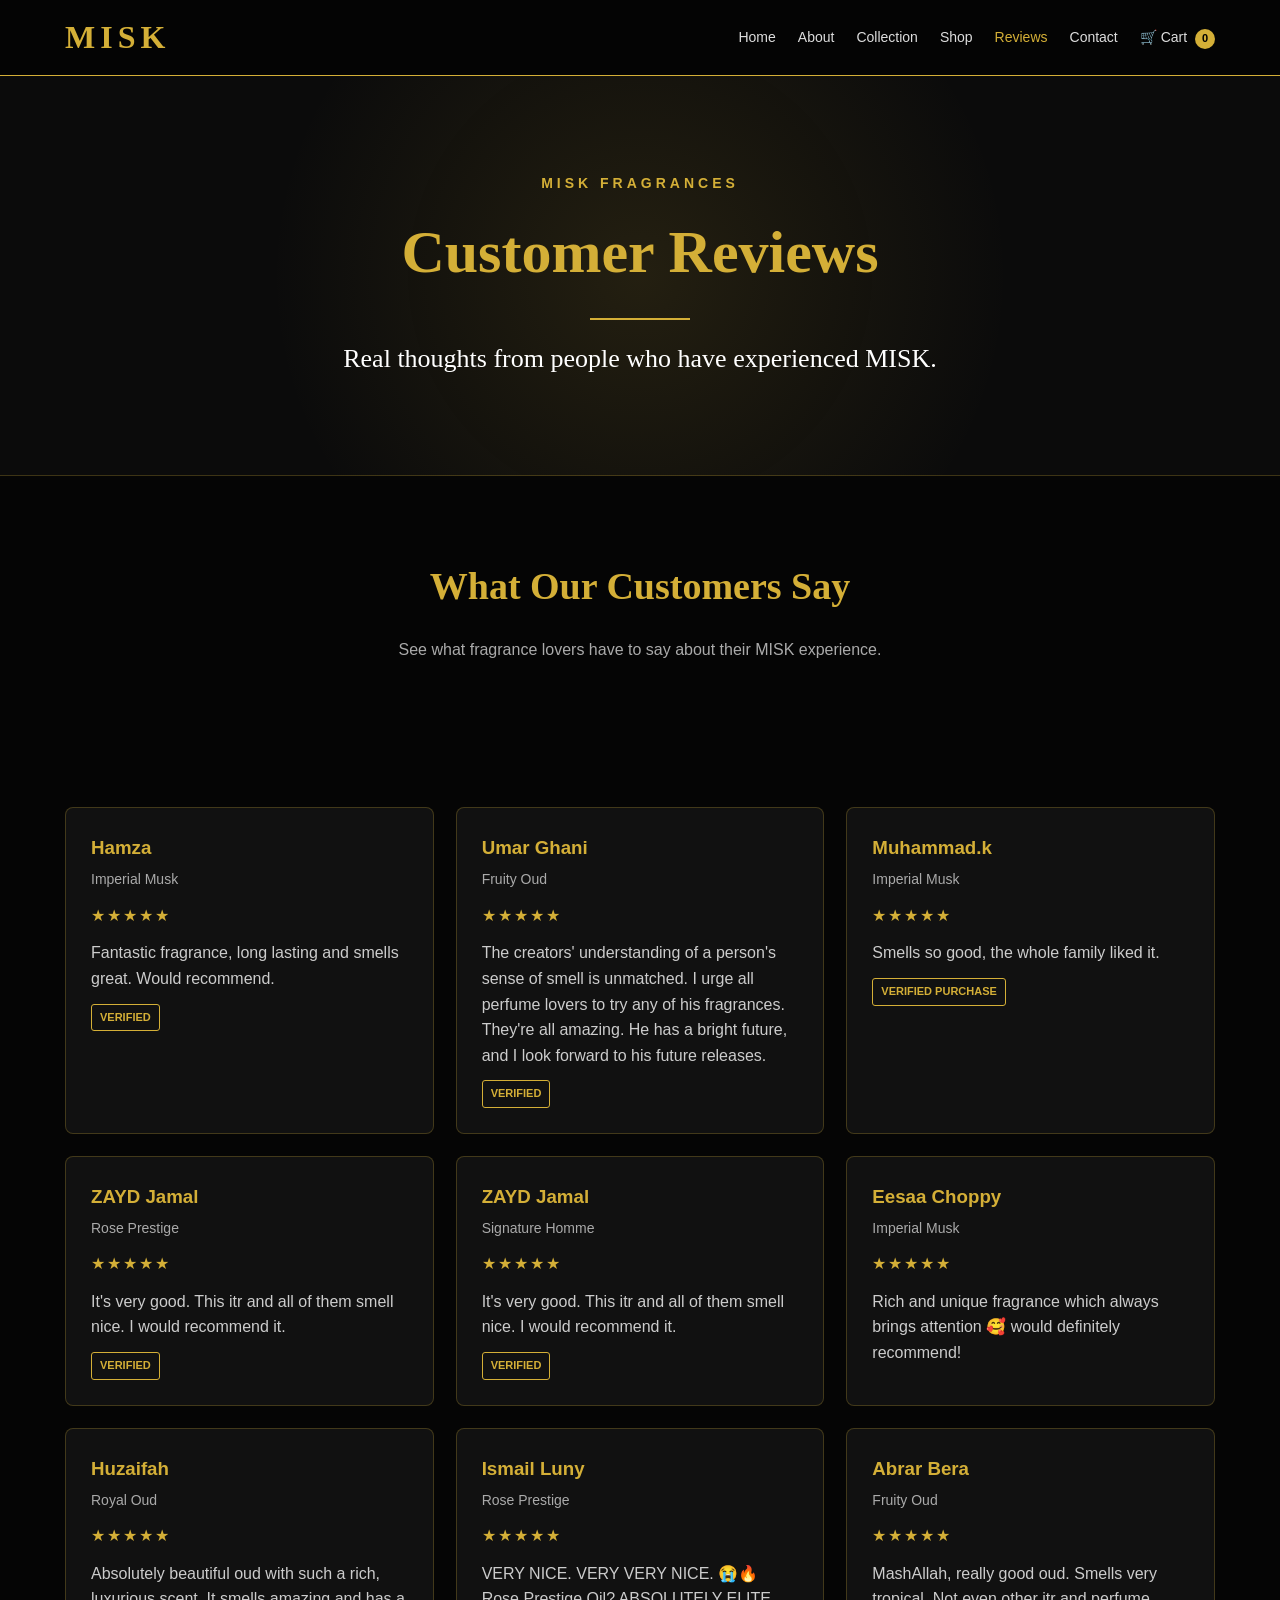
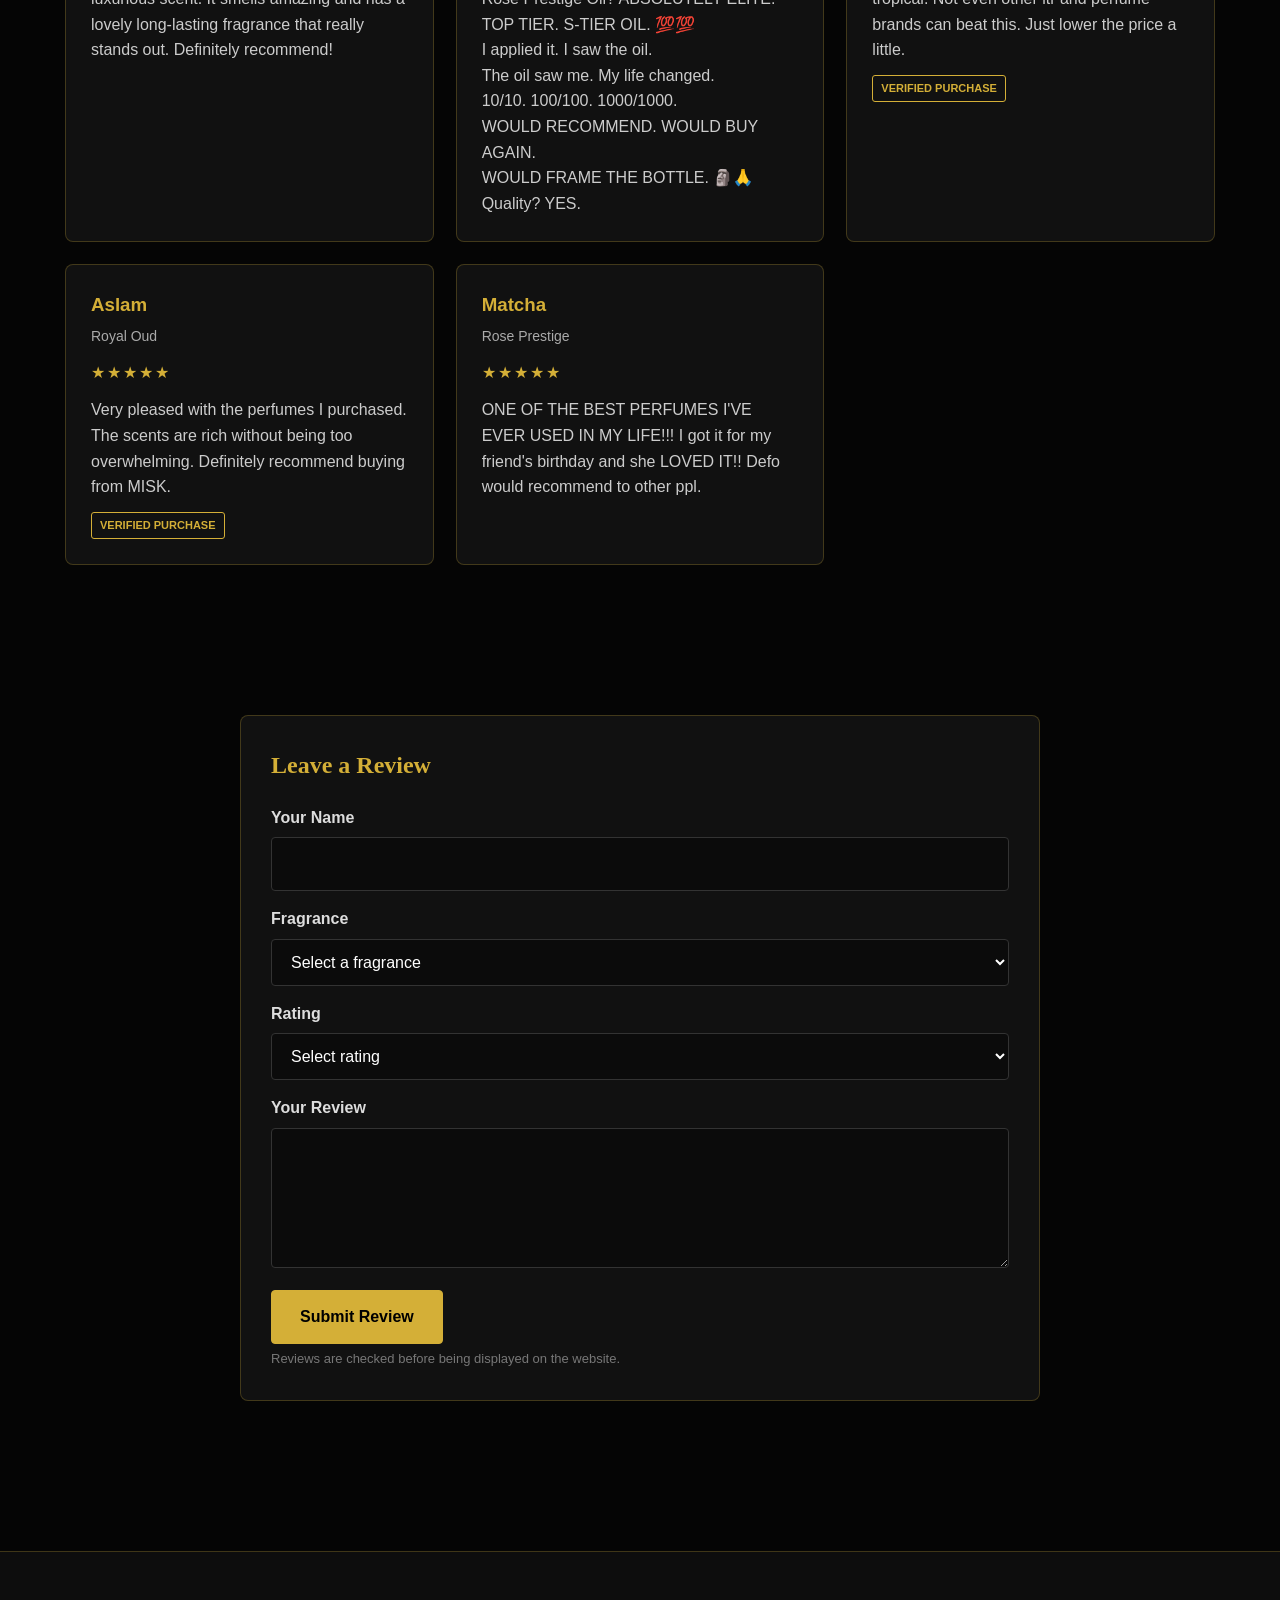
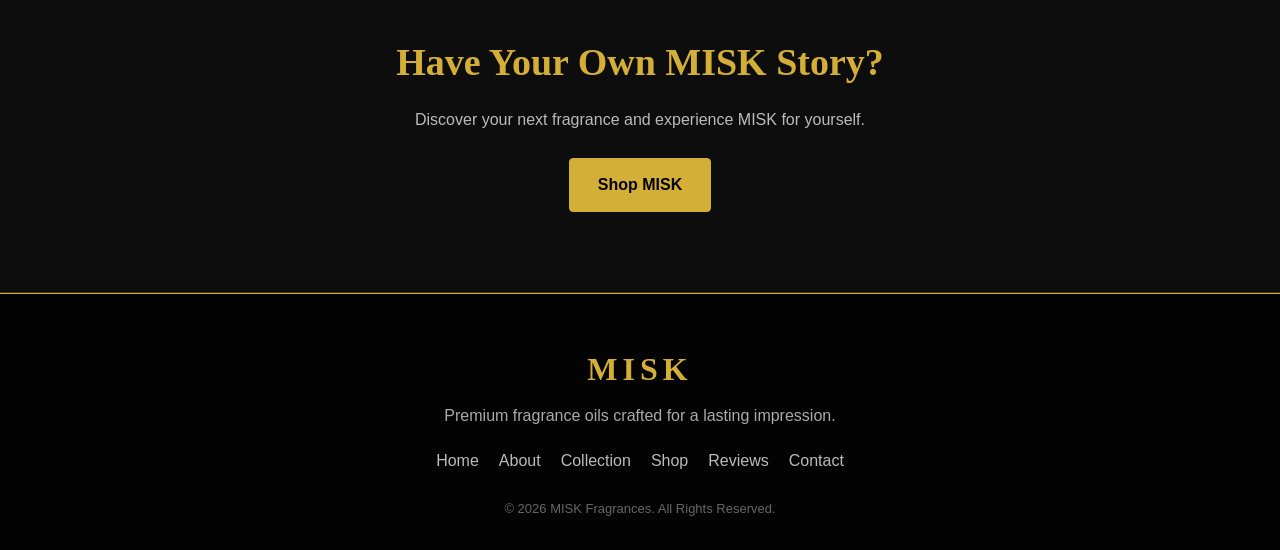
<file: reviews.html>
<!DOCTYPE html>
<html lang="en">
<head>

<meta charset="UTF-8">
<meta name="viewport" content="width=device-width, initial-scale=1.0">

<title>Reviews - MISK Fragrances | Customer Reviews</title>

<meta name="description" content="Read customer reviews of MISK Fragrances and discover what customers think about our fragrance oils.">

<link rel="canonical" href="https://misk786786.github.io/misk-website/reviews.html">
<meta property="og:type" content="website">
<meta property="og:site_name" content="MISK Fragrances">
<meta property="og:title" content="Customer Reviews | MISK Fragrances">
<meta property="og:description" content="Read customer reviews of MISK Fragrances and discover what customers think about our fragrance oils.">
<meta property="og:url" content="https://misk786786.github.io/misk-website/reviews.html">
<meta property="og:image" content="https://misk786786.github.io/misk-website/3ml%20Perfume%20Bottle%20on%20a%20Sunset%20Shoreline.png">
<meta name="twitter:card" content="summary_large_image">
<meta name="twitter:title" content="Customer Reviews | MISK Fragrances">
<meta name="twitter:description" content="Read customer reviews of MISK Fragrances and discover what customers think about our fragrance oils.">
<meta name="twitter:image" content="https://misk786786.github.io/misk-website/3ml%20Perfume%20Bottle%20on%20a%20Sunset%20Shoreline.png">


<link rel="stylesheet" href="style.css">

</head>

<body>

<header>

<nav class="navbar">

<a href="index.html" class="logo">MISK</a>

<div class="nav-links">

<a href="index.html">Home</a>
<a href="about.html">About</a>
<a href="collection.html">Collection</a>
<a href="shop.html">Shop</a>
<a href="reviews.html" class="active">Reviews</a>
<a href="contact.html">Contact</a>

<a href="cart.html" class="cart-link">
🛒 Cart
<span class="cart-count" id="cartCount">0</span>
</a>

</div>

</nav>

</header>


<section class="page-hero">

<div class="hero-content">

<p class="hero-small">
MISK FRAGRANCES
</p>

<h1>Customer Reviews</h1>

<div class="gold-line"></div>

<p class="hero-tagline">
Real thoughts from people who have experienced MISK.
</p>

</div>

</section>


<section class="section">

<h2 class="section-title">
What Our Customers Say
</h2>

<p class="section-intro">
See what fragrance lovers have to say about their MISK experience.
</p>

</section>


<section class="review-grid">


<div class="review-card">

<h3>Hamza</h3>

<div class="review-fragrance">
Imperial Musk
</div>

<div class="review-stars">
★★★★★
</div>

<p>
Fantastic fragrance, long lasting and smells great.
Would recommend.
</p>

<span class="verified">
VERIFIED
</span>

</div>


<div class="review-card">

<h3>Umar Ghani</h3>

<div class="review-fragrance">
Fruity Oud
</div>

<div class="review-stars">
★★★★★
</div>

<p>
The creators' understanding of a person's sense of smell is unmatched.
I urge all perfume lovers to try any of his fragrances.
They're all amazing. He has a bright future, and I look forward
to his future releases.
</p>

<span class="verified">
VERIFIED
</span>

</div>


<div class="review-card">

<h3>Muhammad.k</h3>

<div class="review-fragrance">
Imperial Musk
</div>

<div class="review-stars">
★★★★★
</div>

<p>
Smells so good, the whole family liked it.
</p>

<span class="verified">
VERIFIED PURCHASE
</span>

</div>


<div class="review-card">

<h3>ZAYD Jamal</h3>

<div class="review-fragrance">
Rose Prestige
</div>

<div class="review-stars">
★★★★★
</div>

<p>
It's very good. This itr and all of them smell nice.
I would recommend it.
</p>

<span class="verified">
VERIFIED
</span>

</div>


<div class="review-card">

<h3>ZAYD Jamal</h3>

<div class="review-fragrance">
Signature Homme
</div>

<div class="review-stars">
★★★★★
</div>

<p>
It's very good. This itr and all of them smell nice.
I would recommend it.
</p>

<span class="verified">
VERIFIED
</span>

</div>


<div class="review-card">

<h3>Eesaa Choppy</h3>

<div class="review-fragrance">
Imperial Musk
</div>

<div class="review-stars">
★★★★★
</div>

<p>
Rich and unique fragrance which always brings attention 🥰
would definitely recommend!
</p>

</div>


<div class="review-card">

<h3>Huzaifah</h3>

<div class="review-fragrance">
Royal Oud
</div>

<div class="review-stars">
★★★★★
</div>

<p>
Absolutely beautiful oud with such a rich, luxurious scent.
It smells amazing and has a lovely long-lasting fragrance
that really stands out. Definitely recommend!
</p>

</div>


<div class="review-card">

<h3>Ismail Luny</h3>

<div class="review-fragrance">
Rose Prestige
</div>

<div class="review-stars">
★★★★★
</div>

<p>
VERY NICE. VERY VERY NICE. 😭🔥<br>
Rose Prestige Oil? ABSOLUTELY ELITE.<br>
TOP TIER. S-TIER OIL. 💯💯<br>
I applied it. I saw the oil.<br>
The oil saw me. My life changed.<br>
10/10. 100/100. 1000/1000.<br>
WOULD RECOMMEND. WOULD BUY AGAIN.<br>
WOULD FRAME THE BOTTLE. 🗿🙏<br>
Quality? YES.
</p>

</div>


<div class="review-card">

<h3>Abrar Bera</h3>

<div class="review-fragrance">
Fruity Oud
</div>

<div class="review-stars">
★★★★★
</div>

<p>
MashAllah, really good oud. Smells very tropical.
Not even other itr and perfume brands can beat this.
Just lower the price a little.
</p>

<span class="verified">
VERIFIED PURCHASE
</span>

</div>


<div class="review-card">

<h3>Aslam</h3>

<div class="review-fragrance">
Royal Oud
</div>

<div class="review-stars">
★★★★★
</div>

<p>
Very pleased with the perfumes I purchased.
The scents are rich without being too overwhelming.
Definitely recommend buying from MISK.
</p>

<span class="verified">
VERIFIED PURCHASE
</span>

</div>


<div class="review-card">

<h3>Matcha</h3>

<div class="review-fragrance">
Rose Prestige
</div>

<div class="review-stars">
★★★★★
</div>

<p>
ONE OF THE BEST PERFUMES I'VE EVER USED IN MY LIFE!!!
I got it for my friend's birthday and she LOVED IT!!
Defo would recommend to other ppl.
</p>

</div>


</section>


<section class="section">

<div class="review-form">

<h2>
Leave a Review
</h2>

<form onsubmit="submitReview(event)">

<label for="reviewName">
Your Name
</label>

<input
type="text"
id="reviewName"
required
>


<label for="reviewFragrance">
Fragrance
</label>

<select id="reviewFragrance" required>

<option value="">
Select a fragrance
</option>

<option>Royal Oud</option>
<option>MISK Noir</option>
<option>Imperial Musk</option>
<option>Signature Homme</option>
<option>Rose Prestige</option>
<option>Legacy</option>
<option>Obsidian</option>
<option>MISK Royale</option>
<option>Fruity Oud</option>
<option>Fruity Femme</option>

</select>


<label for="reviewRating">
Rating
</label>

<select id="reviewRating" required>

<option value="">
Select rating
</option>

<option value="5">★★★★★ - 5 Stars</option>
<option value="4">★★★★ - 4 Stars</option>
<option value="3">★★★ - 3 Stars</option>
<option value="2">★★ - 2 Stars</option>
<option value="1">★ - 1 Star</option>

</select>


<label for="reviewText">
Your Review
</label>

<textarea
id="reviewText"
required>
</textarea>


<button
type="submit"
class="btn btn-primary">
Submit Review
</button>

<p class="form-note">
Reviews are checked before being displayed on the website.
</p>

</form>

</div>

</section>


<section class="cta">

<h2>
Have Your Own MISK Story?
</h2>

<p>
Discover your next fragrance and experience MISK for yourself.
</p>

<a href="shop.html" class="btn btn-primary">
Shop MISK
</a>

</section>


<footer>

<div class="footer-brand">
MISK
</div>

<p class="footer-text">
Premium fragrance oils crafted for a lasting impression.
</p>

<div class="footer-links">

<a href="index.html">Home</a>
<a href="about.html">About</a>
<a href="collection.html">Collection</a>
<a href="shop.html">Shop</a>
<a href="reviews.html">Reviews</a>
<a href="contact.html">Contact</a>

</div>

<p>
© 2026 MISK Fragrances. All Rights Reserved.
</p>

</footer>


<button
id="backToTop"
aria-label="Back to top"
onclick="window.scrollTo({top:0,behavior:'smooth'})">
↑
</button>


<script>

function submitReview(event){

    event.preventDefault();


    const name =
        document.getElementById("reviewName").value.trim();

    const fragrance =
        document.getElementById("reviewFragrance").value;

    const rating =
        document.getElementById("reviewRating").value;

    const review =
        document.getElementById("reviewText").value.trim();


    const subject =
        encodeURIComponent(
            "New MISK Fragrance Review - " + name
        );


    const body =
        encodeURIComponent(
`Name: ${name}

Fragrance: ${fragrance}

Rating: ${rating}/5

Review:
${review}`
        );


    window.location.href =
        "mailto:miskfragrances.uk@gmail.com" +
        "?subject=" + subject +
        "&body=" + body;

}


/* CART */

let cart = [];

function loadCart(){

    try{

        cart =
            JSON.parse(
                localStorage.getItem("miskCart")
            ) || [];

    }catch(error){

        cart = [];

    }

}


function updateCartCount(){

    const total =
        cart.reduce(
            (sum,item) =>
            sum + Number(item.quantity || 0),
            0
        );

    document.getElementById("cartCount").textContent =
        total;

}


loadCart();
updateCartCount();


window.addEventListener("storage",function(){

    loadCart();
    updateCartCount();

});


document.addEventListener("visibilitychange",function(){

    if(!document.hidden){

        loadCart();
        updateCartCount();

    }

});


const backToTop =
    document.getElementById("backToTop");


window.addEventListener("scroll",function(){

    backToTop.classList.toggle(
        "show",
        window.scrollY > 400
    );

});

</script>

</body>
</html>
</file>
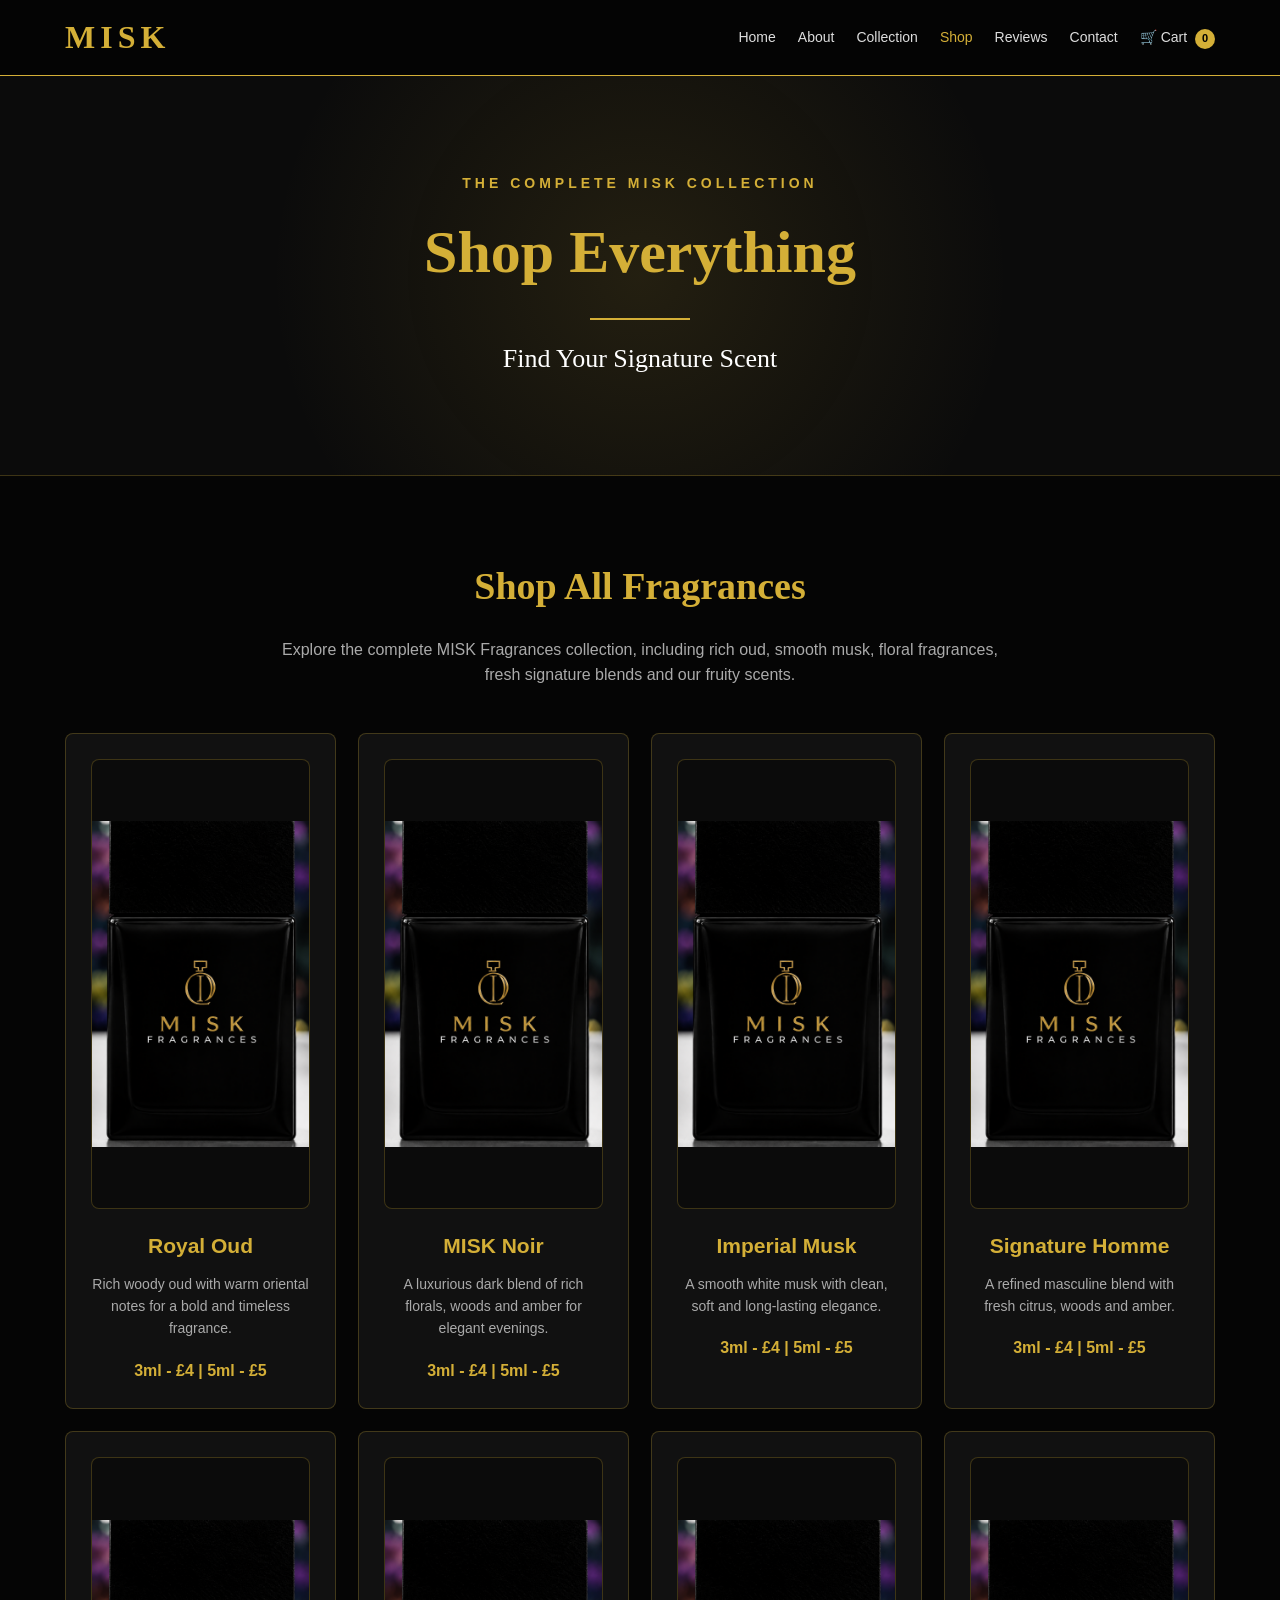
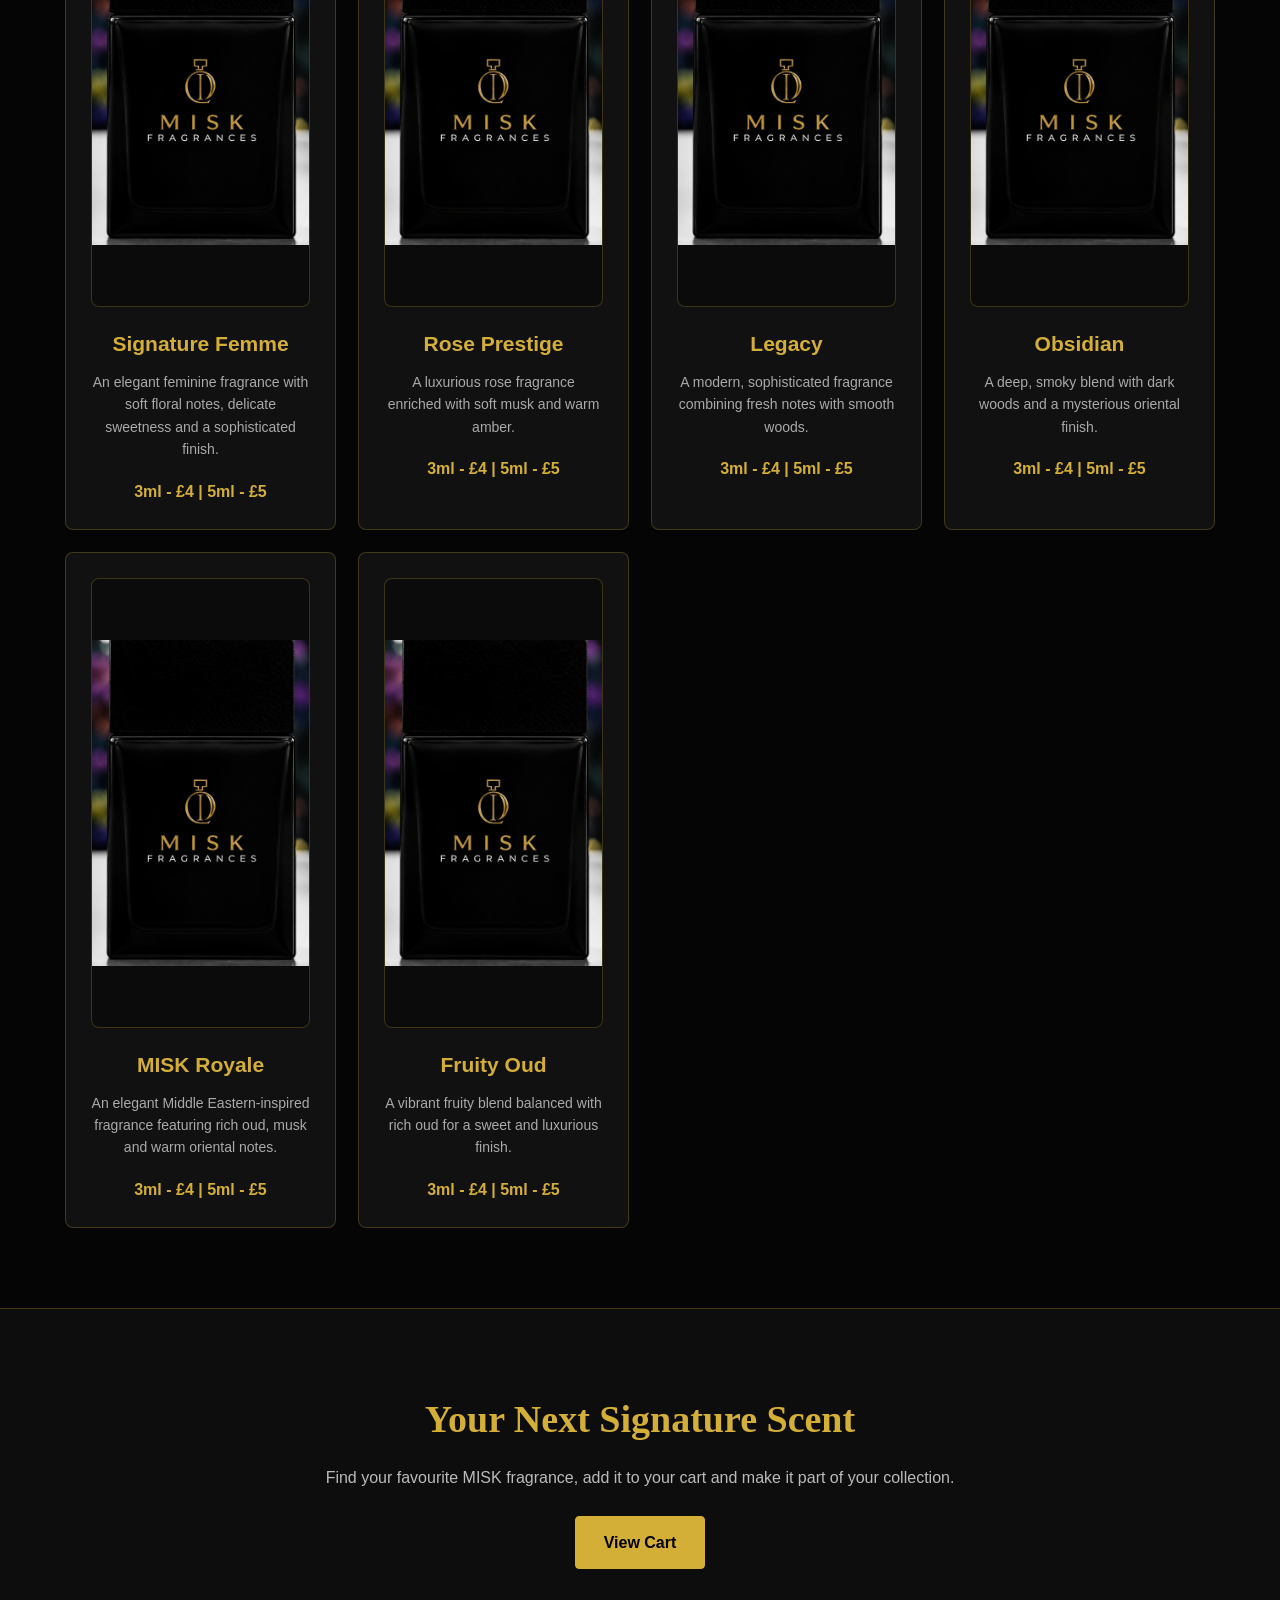
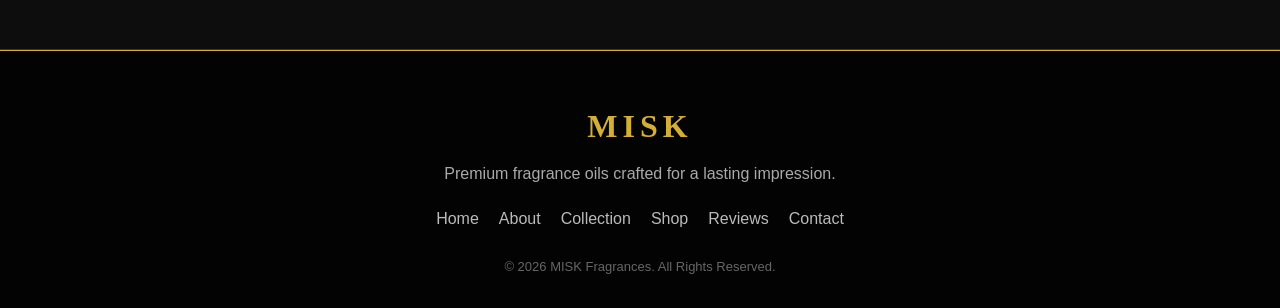
<file: shop.html>
<!DOCTYPE html>
<html lang="en">
<head>

<meta charset="UTF-8">
<meta name="viewport" content="width=device-width, initial-scale=1.0">

<title>Shop Fragrance Oils UK | MISK Fragrances</title>

<meta name="description" content="Shop MISK Fragrances premium fragrance oils. Explore 10 luxurious oud, musk, floral, fruity and signature scents. Available in 3ml and 5ml bottles.">

<meta name="robots" content="index,follow">

<link rel="canonical" href="https://misk786786.github.io/misk-website/shop.html">

<meta property="og:type" content="website">
<meta property="og:site_name" content="MISK Fragrances">
<meta property="og:title" content="Shop Premium Fragrance Oils | MISK Fragrances">
<meta property="og:description" content="Explore 10 MISK Fragrances scents, including oud, musk, floral, fruity and signature fragrance oils. Available in 3ml and 5ml bottles.">
<meta property="og:url" content="https://misk786786.github.io/misk-website/shop.html">
<meta property="og:image" content="https://misk786786.github.io/misk-website/3ml%20Perfume%20Bottle%20on%20a%20Sunset%20Shoreline.png">

<meta name="twitter:card" content="summary_large_image">
<meta name="twitter:title" content="Shop Premium Fragrance Oils | MISK Fragrances">
<meta name="twitter:description" content="Explore the MISK Fragrances collection of premium fragrance oils.">
<meta name="twitter:image" content="https://misk786786.github.io/misk-website/3ml%20Perfume%20Bottle%20on%20a%20Sunset%20Shoreline.png">

<link rel="stylesheet" href="style.css">

<!-- FRAGRANCE COLLECTION STRUCTURED DATA -->

<script type="application/ld+json">
{
  "@context": "https://schema.org",
  "@type": "ItemList",
  "name": "MISK Fragrances Collection",
  "description": "Explore the collection of premium fragrance oils from MISK Fragrances.",
  "url": "https://misk786786.github.io/misk-website/shop.html",
  "numberOfItems": 10,
  "itemListElement": [
    {
      "@type": "ListItem",
      "position": 1,
      "name": "Royal Oud",
      "url": "https://misk786786.github.io/misk-website/product.html?name=Royal%20Oud"
    },
    {
      "@type": "ListItem",
      "position": 2,
      "name": "MISK Noir",
      "url": "https://misk786786.github.io/misk-website/product.html?name=MISK%20Noir"
    },
    {
      "@type": "ListItem",
      "position": 3,
      "name": "Imperial Musk",
      "url": "https://misk786786.github.io/misk-website/product.html?name=Imperial%20Musk"
    },
    {
      "@type": "ListItem",
      "position": 4,
      "name": "Signature Homme",
      "url": "https://misk786786.github.io/misk-website/product.html?name=Signature%20Homme"
    },
    {
      "@type": "ListItem",
      "position": 5,
      "name": "Signature Femme",
      "url": "https://misk786786.github.io/misk-website/product.html?name=Signature%20Femme"
    },
    {
      "@type": "ListItem",
      "position": 6,
      "name": "Rose Prestige",
      "url": "https://misk786786.github.io/misk-website/product.html?name=Rose%20Prestige"
    },
    {
      "@type": "ListItem",
      "position": 7,
      "name": "Legacy",
      "url": "https://misk786786.github.io/misk-website/product.html?name=Legacy"
    },
    {
      "@type": "ListItem",
      "position": 8,
      "name": "Obsidian",
      "url": "https://misk786786.github.io/misk-website/product.html?name=Obsidian"
    },
    {
      "@type": "ListItem",
      "position": 9,
      "name": "MISK Royale",
      "url": "https://misk786786.github.io/misk-website/product.html?name=MISK%20Royale"
    },
    {
      "@type": "ListItem",
      "position": 10,
      "name": "Fruity Oud",
      "url": "https://misk786786.github.io/misk-website/product.html?name=Fruity%20Oud"
    }
  ]
}
</script>

</head>

<body>

<header>

<nav class="navbar">

<a href="index.html" class="logo">MISK</a>

<div class="nav-links">

<a href="index.html">Home</a>
<a href="about.html">About</a>
<a href="collection.html">Collection</a>
<a href="shop.html" class="active">Shop</a>
<a href="reviews.html">Reviews</a>
<a href="contact.html">Contact</a>

<a href="cart.html" class="cart-link">
🛒 Cart
<span class="cart-count" id="cartCount">0</span>
</a>

</div>

</nav>

</header>


<section class="page-hero">

<div class="hero-content">

<p class="hero-small">
THE COMPLETE MISK COLLECTION
</p>

<h1>Shop Everything</h1>

<div class="gold-line"></div>

<p class="hero-tagline">
Find Your Signature Scent
</p>

</div>

</section>


<main>

<section class="section">

<h2 class="section-title">
Shop All Fragrances
</h2>

<p class="section-intro">
Explore the complete MISK Fragrances collection,
including rich oud, smooth musk, floral fragrances,
fresh signature blends and our fruity scents.
</p>

<div class="product-grid" id="productGrid"></div>

</section>


<section class="cta">

<h2>
Your Next Signature Scent
</h2>

<p>
Find your favourite MISK fragrance, add it to your cart
and make it part of your collection.
</p>

<a href="cart.html" class="btn btn-primary">
View Cart
</a>

</section>

</main>


<footer>

<div class="footer-brand">
MISK
</div>

<p class="footer-text">
Premium fragrance oils crafted for a lasting impression.
</p>

<div class="footer-links">

<a href="index.html">Home</a>
<a href="about.html">About</a>
<a href="collection.html">Collection</a>
<a href="shop.html">Shop</a>
<a href="reviews.html">Reviews</a>
<a href="contact.html">Contact</a>

</div>

<p>
© 2026 MISK Fragrances. All Rights Reserved.
</p>

</footer>


<button
id="backToTop"
aria-label="Back to top"
onclick="window.scrollTo({top:0,behavior:'smooth'})">
↑
</button>


<script>

/* ================= PRODUCTS ================= */

const products = [

{
name:"Royal Oud",
description:"Rich woody oud with warm oriental notes for a bold and timeless fragrance."
},

{
name:"MISK Noir",
description:"A luxurious dark blend of rich florals, woods and amber for elegant evenings."
},

{
name:"Imperial Musk",
description:"A smooth white musk with clean, soft and long-lasting elegance."
},

{
name:"Signature Homme",
description:"A refined masculine blend with fresh citrus, woods and amber."
},

{
name:"Signature Femme",
description:"An elegant feminine fragrance with soft floral notes, delicate sweetness and a sophisticated finish."
},

{
name:"Rose Prestige",
description:"A luxurious rose fragrance enriched with soft musk and warm amber."
},

{
name:"Legacy",
description:"A modern, sophisticated fragrance combining fresh notes with smooth woods."
},

{
name:"Obsidian",
description:"A deep, smoky blend with dark woods and a mysterious oriental finish."
},

{
name:"MISK Royale",
description:"An elegant Middle Eastern-inspired fragrance featuring rich oud, musk and warm oriental notes."
},

{
name:"Fruity Oud",
description:"A vibrant fruity blend balanced with rich oud for a sweet and luxurious finish."
}

];


const bottleImage =
"imagesmisk-bottle.jpg.png";


const productGrid =
document.getElementById("productGrid");


/* ================= CREATE PRODUCT CARDS ================= */

products.forEach(function(product){

    const cardLink =
        document.createElement("a");

    cardLink.href =
        "product.html?name=" +
        encodeURIComponent(product.name);

    cardLink.className =
        "product-card-link";


    const card =
        document.createElement("div");

    card.className =
        "product-card";


    const image =
        document.createElement("img");

    image.src =
        bottleImage;

    image.alt =
        product.name +
        " fragrance oil by MISK Fragrances";

    image.className =
        "product-image";

    image.loading =
        "lazy";

    image.decoding =
        "async";


    const heading =
        document.createElement("h3");

    heading.textContent =
        product.name;


    const description =
        document.createElement("p");

    description.textContent =
        product.description;


    const price =
        document.createElement("div");

    price.className =
        "product-price-preview";

    price.textContent =
        "3ml - £4 | 5ml - £5";


    card.appendChild(image);

    card.appendChild(heading);

    card.appendChild(description);

    card.appendChild(price);

    cardLink.appendChild(card);

    productGrid.appendChild(cardLink);

});


/* ================= CART ================= */

let cart = [];


function loadCart(){

    try{

        cart =
            JSON.parse(
                localStorage.getItem("miskCart")
            ) || [];

    }catch(error){

        cart = [];

    }

}


function updateCartCount(){

    const total =
        cart.reduce(
            (sum,item) =>
            sum + Number(item.quantity || 0),
            0
        );

    document.getElementById("cartCount").textContent =
        total;

}


loadCart();

updateCartCount();


window.addEventListener("storage",function(){

    loadCart();

    updateCartCount();

});


document.addEventListener("visibilitychange",function(){

    if(!document.hidden){

        loadCart();

        updateCartCount();

    }

});


/* ================= BACK TO TOP ================= */

const backToTop =
    document.getElementById("backToTop");


window.addEventListener("scroll",function(){

    backToTop.classList.toggle(
        "show",
        window.scrollY > 400
    );

});

</script>

</body>
</html>
</file>
<file: style.css>
:root{
    --gold:#d4af37;
    --gold-dark:#b8860b;
    --silver:#c0c0c0;
    --silver-light:#e5e5e5;

    --bg:#050505;
    --bg-light:#0b0b0b;
    --card:#111;

    --border:rgba(212,175,55,.25);

    --text:#f5f5f5;
    --muted:#aaa;
}

*{
    margin:0;
    padding:0;
    box-sizing:border-box;
}

html{
    scroll-behavior:smooth;
}

body{
    background:var(--bg);
    color:var(--text);
    font-family:Arial, Helvetica, sans-serif;
    line-height:1.6;
}

a{
    color:inherit;
    text-decoration:none;
}

img{
    max-width:100%;
    display:block;
}

button,
input,
textarea,
select{
    font:inherit;
}


/* =====================================================
   HEADER
===================================================== */

header{
    position:sticky;
    top:0;
    z-index:1000;

    background:rgba(5,5,5,.98);

    border-bottom:1px solid var(--gold);
}

.navbar{
    width:100%;
    max-width:1200px;
    min-height:75px;

    margin:auto;
    padding:0 25px;

    display:flex;
    align-items:center;
    justify-content:space-between;

    gap:25px;
}

.logo{
    color:var(--gold);

    font-family:Georgia,"Times New Roman",serif;
    font-size:32px;
    font-weight:bold;

    letter-spacing:5px;

    white-space:nowrap;
}

.nav-links{
    display:flex;
    align-items:center;
    justify-content:center;

    gap:22px;
    flex-wrap:wrap;
}

.nav-links a{
    color:#ddd;
    font-size:14px;

    transition:color .3s ease;
}

.nav-links a:hover,
.nav-links a.active{
    color:var(--gold);
}

.cart-link{
    position:relative;
}

.cart-count{
    display:inline-flex;

    align-items:center;
    justify-content:center;

    min-width:20px;
    height:20px;

    padding:0 5px;
    margin-left:4px;

    border-radius:50%;

    background:var(--gold);
    color:#000;

    font-size:11px;
    font-weight:bold;
}


/* =====================================================
   BUTTONS
===================================================== */

.btn{
    display:inline-block;

    padding:13px 28px;

    border:1px solid var(--gold);
    border-radius:4px;

    font-weight:bold;

    cursor:pointer;

    transition:
        background .3s ease,
        color .3s ease,
        transform .3s ease,
        box-shadow .3s ease;
}

.btn:hover{
    transform:translateY(-2px);
}

.btn-primary{
    background:var(--gold);
    color:#000;
}

.btn-primary:hover{
    background:var(--gold-dark);
    color:#fff;

    box-shadow:0 5px 20px rgba(212,175,55,.2);
}

.btn-secondary{
    background:transparent;
    color:var(--gold);
}

.btn-secondary:hover{
    background:var(--gold);
    color:#000;
}


/* =====================================================
   HOMEPAGE HERO
===================================================== */

.misk-hero{
    position:relative;

    min-height:650px;

    display:flex;
    align-items:center;
    justify-content:center;

    overflow:hidden;

    background:#050505;
}

.hero-overlay{
    position:absolute;
    inset:0;

    z-index:1;

    background:
        radial-gradient(
            circle at 50% 50%,
            rgba(212,175,55,.12),
            transparent 55%
        );
}


/* Bottle side */

.hero-bottle-slider{
    position:relative;

    z-index:2;

    width:50%;

    display:flex;
    flex-direction:column;
    align-items:center;
    justify-content:center;
}

.bottle-slides{
    position:relative;

    width:100%;
    max-width:500px;
    height:450px;
}

.bottle-slide{
    position:absolute;

    top:50%;
    left:50%;

    width:90%;
    height:420px;

    object-fit:contain;

    transform:
        translate(-50%,-50%)
        scale(.95);

    opacity:0;

    transition:
        opacity .7s ease,
        transform .7s ease;
}

.bottle-slide.active{
    opacity:1;

    transform:
        translate(-50%,-50%)
        scale(1);
}


/* Slider dots */

.slider-dots{
    position:relative;

    z-index:5;

    display:flex;

    justify-content:center;
    align-items:center;

    gap:10px;

    margin-top:5px;
}

.slider-dot{
    width:11px;
    height:11px;

    padding:0;

    border:1px solid var(--gold);
    border-radius:50%;

    background:transparent;

    cursor:pointer;

    transition:
        background .3s ease,
        transform .3s ease;
}

.slider-dot:hover{
    transform:scale(1.15);
}

.slider-dot.active{
    background:var(--gold);
}


/* Homepage text */

.hero-main-content{
    position:relative;

    z-index:2;

    width:50%;
    max-width:650px;

    padding:50px;

    text-align:left;
}

.hero-main-small,
.hero-small{
    color:var(--gold);

    font-size:14px;
    font-weight:bold;

    letter-spacing:4px;
}

.hero-main-content h1{
    margin:10px 0;

    color:var(--gold);

    font-family:Georgia,"Times New Roman",serif;

    font-size:80px;

    letter-spacing:10px;
}

.hero-main-tagline,
.hero-tagline{
    color:#fff;

    font-family:Georgia,"Times New Roman",serif;

    font-size:26px;

    margin-bottom:15px;
}

.hero-description{
    max-width:650px;

    margin:0 0 30px;

    color:#ddd;

    font-size:17px;
}

.hero-main-content .gold-line{
    margin:20px 0;
}

.hero-buttons{
    display:flex;

    justify-content:flex-start;

    gap:15px;

    flex-wrap:wrap;
}


/* =====================================================
   PAGE HERO
===================================================== */

.page-hero{
    min-height:400px;

    display:flex;
    align-items:center;
    justify-content:center;

    padding:60px 20px;

    text-align:center;

    background:
        radial-gradient(
            circle at center,
            rgba(212,175,55,.12),
            transparent 55%
        ),
        #0b0b0b;

    border-bottom:1px solid var(--border);
}

.hero-content{
    max-width:900px;
}

.hero-content h1{
    margin:10px 0;

    color:var(--gold);

    font-family:Georgia,"Times New Roman",serif;

    font-size:60px;
}

.gold-line{
    width:100px;
    height:2px;

    margin:18px auto;

    background:var(--gold);
}

.hero-content .hero-tagline{
    margin-bottom:0;
}


/* =====================================================
   SECTIONS
===================================================== */

.section,
.welcome,
.about-content{
    width:100%;
    max-width:1200px;

    margin:auto;

    padding:80px 25px;
}

.section-title,
.welcome h2,
.about-content h2{
    margin-bottom:20px;

    color:var(--gold);

    font-family:Georgia,"Times New Roman",serif;

    font-size:38px;

    text-align:center;
}

.section-intro,
.welcome > p{
    max-width:750px;

    margin:0 auto 45px;

    color:var(--muted);

    text-align:center;
}

.about-content{
    max-width:900px;
}

.about-content h2{
    text-align:left;
}

.about-content p{
    margin-bottom:20px;

    color:#ccc;
}


/* =====================================================
   CARDS
===================================================== */

.card{
    background:var(--card);

    border:1px solid var(--border);
    border-radius:8px;

    transition:
        border-color .3s ease,
        transform .3s ease,
        box-shadow .3s ease;
}

.card:hover{
    border-color:var(--gold);

    transform:translateY(-4px);

    box-shadow:0 10px 30px rgba(0,0,0,.3);
}


/* =====================================================
   FEATURES
===================================================== */

.feature-grid,
.values-grid{
    width:100%;
    max-width:1200px;

    margin:auto;

    padding:20px 25px 80px;

    display:grid;

    grid-template-columns:repeat(4,1fr);

    gap:20px;
}

.values-grid{
    grid-template-columns:repeat(3,1fr);
}

.feature-card,
.value-card{
    padding:30px;

    text-align:center;
}

.feature-card h3,
.value-card h3{
    margin-bottom:12px;

    color:var(--gold);
}

.feature-card p,
.value-card p{
    color:var(--muted);
}


/* =====================================================
   COLLECTION
===================================================== */

.collection-grid{
    display:grid;

    grid-template-columns:repeat(4,1fr);

    gap:22px;
}

.collection-card{
    padding:20px;

    text-align:center;
}

.collection-card img{
    width:100%;
    height:280px;

    object-fit:contain;

    margin-bottom:15px;
}

.collection-card h3{
    margin-bottom:10px;

    color:var(--gold);
}

.collection-card p{
    color:var(--muted);
}

.collection-price{
    margin-top:15px;

    color:var(--gold);

    font-weight:bold;
}


/* =====================================================
   SHOP
===================================================== */

.product-grid{
    width:100%;
    max-width:1200px;

    margin:auto;

    display:grid;

    grid-template-columns:repeat(4,1fr);

    gap:22px;
}

.product-card-link{
    display:block;

    color:inherit;
    text-decoration:none;

    cursor:pointer;
}

.product-card{
    height:100%;

    padding:25px;

    text-align:center;

    background:var(--card);

    border:1px solid var(--border);
    border-radius:8px;

    transition:
        transform .3s ease,
        border-color .3s ease,
        box-shadow .3s ease;
}

.product-card-link:hover .product-card{
    transform:translateY(-6px);

    border-color:var(--gold);

    box-shadow:0 12px 30px rgba(0,0,0,.35);
}

.product-image{
    width:100%;
    height:260px;

    object-fit:contain;

    margin-bottom:20px;
}

.product-card h3{
    margin-bottom:10px;

    color:var(--gold);

    font-size:21px;
}

.product-card p{
    margin-bottom:18px;

    color:var(--muted);

    font-size:14px;
}

.product-price-preview{
    color:var(--gold);

    font-weight:bold;
}


/* =====================================================
   CTA
===================================================== */

.cta{
    padding:80px 25px;

    text-align:center;

    background:#0d0d0d;

    border-top:1px solid var(--border);
    border-bottom:1px solid var(--border);
}

.cta h2{
    margin-bottom:15px;

    color:var(--gold);

    font-family:Georgia,"Times New Roman",serif;

    font-size:38px;
}

.cta p{
    max-width:700px;

    margin:0 auto 25px;

    color:#bbb;
}


/* =====================================================
   FORMS
===================================================== */

form{
    width:100%;
}

input,
textarea,
select{
    width:100%;

    padding:13px 15px;
    margin-bottom:15px;

    background:#0b0b0b;

    color:#fff;

    border:1px solid #333;
    border-radius:4px;
}

input:focus,
textarea:focus,
select:focus{
    outline:none;

    border-color:var(--gold);
}

textarea{
    min-height:140px;

    resize:vertical;
}

label{
    display:block;

    margin-bottom:7px;

    color:#ddd;

    font-weight:bold;
}


/* =====================================================
   REVIEWS
===================================================== */

.review-grid,
.reviews-grid{
    width:100%;
    max-width:1200px;

    margin:auto;

    padding:20px 25px 70px;

    display:grid;

    grid-template-columns:repeat(3,1fr);

    gap:22px;
}

.review-card{
    padding:25px;

    background:var(--card);

    border:1px solid var(--border);
    border-radius:8px;

    transition:
        transform .3s ease,
        border-color .3s ease;
}

.review-card:hover{
    border-color:var(--gold);

    transform:translateY(-4px);
}

.review-card h3{
    margin-bottom:5px;

    color:var(--gold);
}

.review-fragrance{
    color:#aaa;

    font-size:14px;

    margin-bottom:12px;
}

.review-stars{
    margin-bottom:12px;

    color:var(--gold);

    letter-spacing:2px;
}

.review-card p{
    color:#ccc;
}

.verified{
    display:inline-block;

    margin-top:12px;
    padding:4px 8px;

    border:1px solid var(--gold);
    border-radius:3px;

    color:var(--gold);

    font-size:11px;
    font-weight:bold;
}


/* =====================================================
   REVIEW FORM
===================================================== */

.review-form{
    width:100%;
    max-width:800px;

    margin:0 auto 70px;

    padding:30px;

    background:var(--card);

    border:1px solid var(--border);
    border-radius:8px;
}

.review-form h2{
    margin-bottom:20px;

    color:var(--gold);

    font-family:Georgia,"Times New Roman",serif;
}

.form-note{
    margin-top:5px;

    color:#777;

    font-size:13px;
}


/* =====================================================
   PRODUCT PAGE
===================================================== */

.product-page{
    width:100%;
    max-width:1100px;

    margin:auto;

    padding:70px 25px;
}

.product-back{
    display:inline-block;

    margin-bottom:30px;

    color:var(--gold);

    transition:.3s;
}

.product-back:hover{
    color:#fff;
}

.product-detail,
.product-layout{
    display:grid;

    grid-template-columns:1fr 1fr;

    gap:60px;

    align-items:center;
}

.product-detail-image{
    width:100%;
    height:550px;

    object-fit:contain;

    background:#0b0b0b;

    border:1px solid var(--border);
    border-radius:8px;
}

.product-image-box,
.product-image{
    min-height:450px;

    display:flex;

    align-items:center;
    justify-content:center;

    background:#0b0b0b;

    border:1px solid var(--border);
    border-radius:8px;
}

.product-image img{
    max-height:420px;

    object-fit:contain;
}

.product-info h1,
.product-details h1{
    margin-bottom:15px;

    color:var(--gold);

    font-family:Georgia,"Times New Roman",serif;

    font-size:45px;
}

.product-info p,
.product-details p{
    margin-bottom:20px;

    color:#bbb;

    line-height:1.8;
}

.product-price,
.price{
    margin:20px 0;

    color:var(--gold);

    font-size:30px;

    font-weight:bold;
}

.size-selector{
    display:flex;

    gap:10px;

    flex-wrap:wrap;

    margin:20px 0;
}

.size-option{
    padding:10px 18px;

    border:1px solid #444;
    border-radius:4px;

    color:#ddd;

    cursor:pointer;

    transition:.3s;
}

.size-option:hover,
.size-option.active{
    border-color:var(--gold);

    background:rgba(212,175,55,.08);

    color:var(--gold);
}


/* =====================================================
   CART
===================================================== */

.cart-container{
    width:100%;
    max-width:1000px;

    margin:auto;

    padding:70px 25px;
}

.cart-item{
    display:flex;

    align-items:center;

    gap:20px;

    padding:20px 0;

    border-bottom:1px solid #333;
}

.cart-item-image{
    width:100px;
    height:100px;

    object-fit:contain;
}

.cart-item-info{
    flex:1;
}

.cart-item-info h3{
    color:var(--gold);
}

.cart-item-info p{
    color:#aaa;
}

.cart-quantity{
    display:flex;

    align-items:center;

    gap:10px;
}

.cart-quantity button{
    width:32px;
    height:32px;

    border:1px solid var(--gold);

    background:transparent;

    color:var(--gold);

    cursor:pointer;

    transition:.3s;
}

.cart-quantity button:hover{
    background:var(--gold);

    color:#000;
}

.cart-total{
    margin-top:30px;

    text-align:right;
}

.cart-total h2{
    color:var(--gold);
}

.cart-buttons{
    display:flex;

    justify-content:flex-end;

    gap:15px;

    flex-wrap:wrap;

    margin-top:25px;
}

.empty{
    padding:50px 25px;

    text-align:center;
}

.empty h2{
    margin-bottom:10px;

    color:var(--gold);
}

.empty p{
    margin-bottom:25px;

    color:var(--muted);
}


/* =====================================================
   CHECKOUT
===================================================== */

.checkout-container{
    width:100%;
    max-width:900px;

    margin:auto;

    padding:70px 25px;
}

.order-box{
    padding:30px;

    background:var(--card);

    border:1px solid var(--border);
    border-radius:8px;
}

.order-box h2,
.order-box h3{
    color:var(--gold);

    font-family:Georgia,"Times New Roman",serif;
}

.order-summary{
    margin:30px 0;

    padding:20px;

    background:#0b0b0b;

    border:1px solid #222;
    border-radius:6px;
}

.order-summary p{
    padding:8px 0;

    color:#ccc;

    border-bottom:1px solid #222;
}

.order-summary p:last-child{
    border-bottom:none;
}

.place-order{
    width:100%;

    padding:14px;

    border:1px solid var(--gold);
    border-radius:4px;

    background:var(--gold);

    color:#000;

    font-weight:bold;

    cursor:pointer;

    transition:.3s;
}

.place-order:hover{
    background:var(--gold-dark);

    color:#fff;
}

.back-link{
    display:inline-block;

    margin-top:20px;

    color:var(--gold);
}


/* =====================================================
   CONTACT
===================================================== */

.contact-box{
    max-width:700px;

    margin:0 auto;

    padding:35px;
}

.contact-box h2{
    margin-bottom:25px;

    color:var(--gold);

    font-family:Georgia,"Times New Roman",serif;
}

.contact-label{
    margin-top:20px;

    color:var(--gold);

    font-weight:bold;
}

.contact-value{
    color:#ccc;
}


/* =====================================================
   FOOTER
===================================================== */

footer{
    padding:50px 25px 30px;

    text-align:center;

    background:#030303;

    border-top:1px solid var(--gold);
}

.footer-brand{
    margin-bottom:8px;

    color:var(--gold);

    font-family:Georgia,"Times New Roman",serif;

    font-size:32px;
    font-weight:bold;

    letter-spacing:5px;
}

.footer-text{
    margin-bottom:20px;

    color:#aaa;
}

.footer-links{
    display:flex;

    justify-content:center;

    gap:20px;

    flex-wrap:wrap;

    margin-bottom:25px;
}

.footer-links a{
    color:#bbb;

    transition:.3s;
}

.footer-links a:hover{
    color:var(--gold);
}

footer > p:last-child{
    color:#666;

    font-size:13px;
}


/* =====================================================
   BACK TO TOP
===================================================== */

#backToTop{
    position:fixed;

    right:25px;
    bottom:25px;

    width:45px;
    height:45px;

    display:none;

    align-items:center;
    justify-content:center;

    border:1px solid var(--gold);
    border-radius:50%;

    background:#111;

    color:var(--gold);

    font-size:22px;

    cursor:pointer;

    z-index:999;

    transition:.3s;
}

#backToTop:hover{
    background:var(--gold);

    color:#000;

    transform:translateY(-3px);
}

#backToTop.show{
    display:flex;
}


/* =====================================================
   TABLET
===================================================== */

@media(max-width:1050px){

    .navbar{
        flex-direction:column;

        padding:18px 20px;
    }

    .nav-links{
        gap:15px;
    }

    .feature-grid{
        grid-template-columns:repeat(2,1fr);
    }

    .values-grid{
        grid-template-columns:1fr;
    }

    .collection-grid,
    .product-grid{
        grid-template-columns:repeat(2,1fr);
    }

    .review-grid,
    .reviews-grid{
        grid-template-columns:repeat(2,1fr);
    }

}


/* =====================================================
   MOBILE
===================================================== */

@media(max-width:768px){

    .navbar{
        min-height:auto;
    }

    .logo{
        font-size:28px;
    }

    .nav-links{
        gap:10px 15px;
    }

    .nav-links a{
        font-size:13px;
    }


    /* Homepage */

    .misk-hero{
        min-height:auto;

        flex-direction:column;

        padding:50px 0 60px;
    }

    .hero-bottle-slider{
        width:100%;

        order:1;
    }

    .bottle-slides{
        height:330px;
    }

    .bottle-slide{
        height:310px;
    }

    .hero-main-content{
        width:100%;

        order:2;

        padding:40px 20px 0;

        text-align:center;
    }

    .hero-main-content h1{
        font-size:55px;

        letter-spacing:6px;
    }

    .hero-main-content .gold-line{
        margin:20px auto;
    }

    .hero-main-tagline,
    .hero-tagline{
        font-size:21px;
    }

    .hero-description{
        margin-left:auto;
        margin-right:auto;

        font-size:15px;
    }

    .hero-buttons{
        justify-content:center;
    }


    /* Page hero */

    .page-hero{
        min-height:300px;
    }

    .hero-content h1{
        font-size:42px;
    }


    /* Sections */

    .section,
    .welcome,
    .about-content{
        padding:55px 20px;
    }

    .section-title,
    .welcome h2,
    .about-content h2,
    .cta h2{
        font-size:30px;
    }


    /* Grids */

    .feature-grid{
        grid-template-columns:1fr;

        padding:10px 20px 55px;
    }

    .collection-grid,
    .product-grid,
    .review-grid,
    .reviews-grid{
        grid-template-columns:1fr;
    }


    /* Product */

    .product-detail,
    .product-layout{
        grid-template-columns:1fr;

        gap:30px;
    }

    .product-detail-image{
        height:420px;
    }

    .product-image{
        min-height:350px;
    }


    /* Checkout */

    .checkout-grid{
        grid-template-columns:1fr;
    }


    /* Cart */

    .cart-item{
        align-items:flex-start;

        flex-wrap:wrap;
    }

    .cart-total{
        text-align:left;
    }

    .cart-buttons{
        justify-content:flex-start;
    }

}


/* =====================================================
   SMALL MOBILE
===================================================== */

@media(max-width:500px){

    .navbar{
        padding-left:15px;
        padding-right:15px;
    }

    .nav-links{
        justify-content:center;

        gap:8px 12px;
    }

    .nav-links a{
        font-size:12px;
    }

    .hero-main-content h1{
        font-size:44px;

        letter-spacing:4px;
    }

    .hero-main-tagline,
    .hero-tagline{
        font-size:19px;
    }

    .hero-buttons{
        flex-direction:column;

        width:100%;
    }

    .hero-buttons .btn{
        width:100%;
    }

    .product-card{
        padding:20px;
    }

    .cart-item-image{
        width:75px;
        height:75px;
    }

    .contact-box,
    .review-form,
    .order-box{
        padding:20px;
    }

}
</file>
